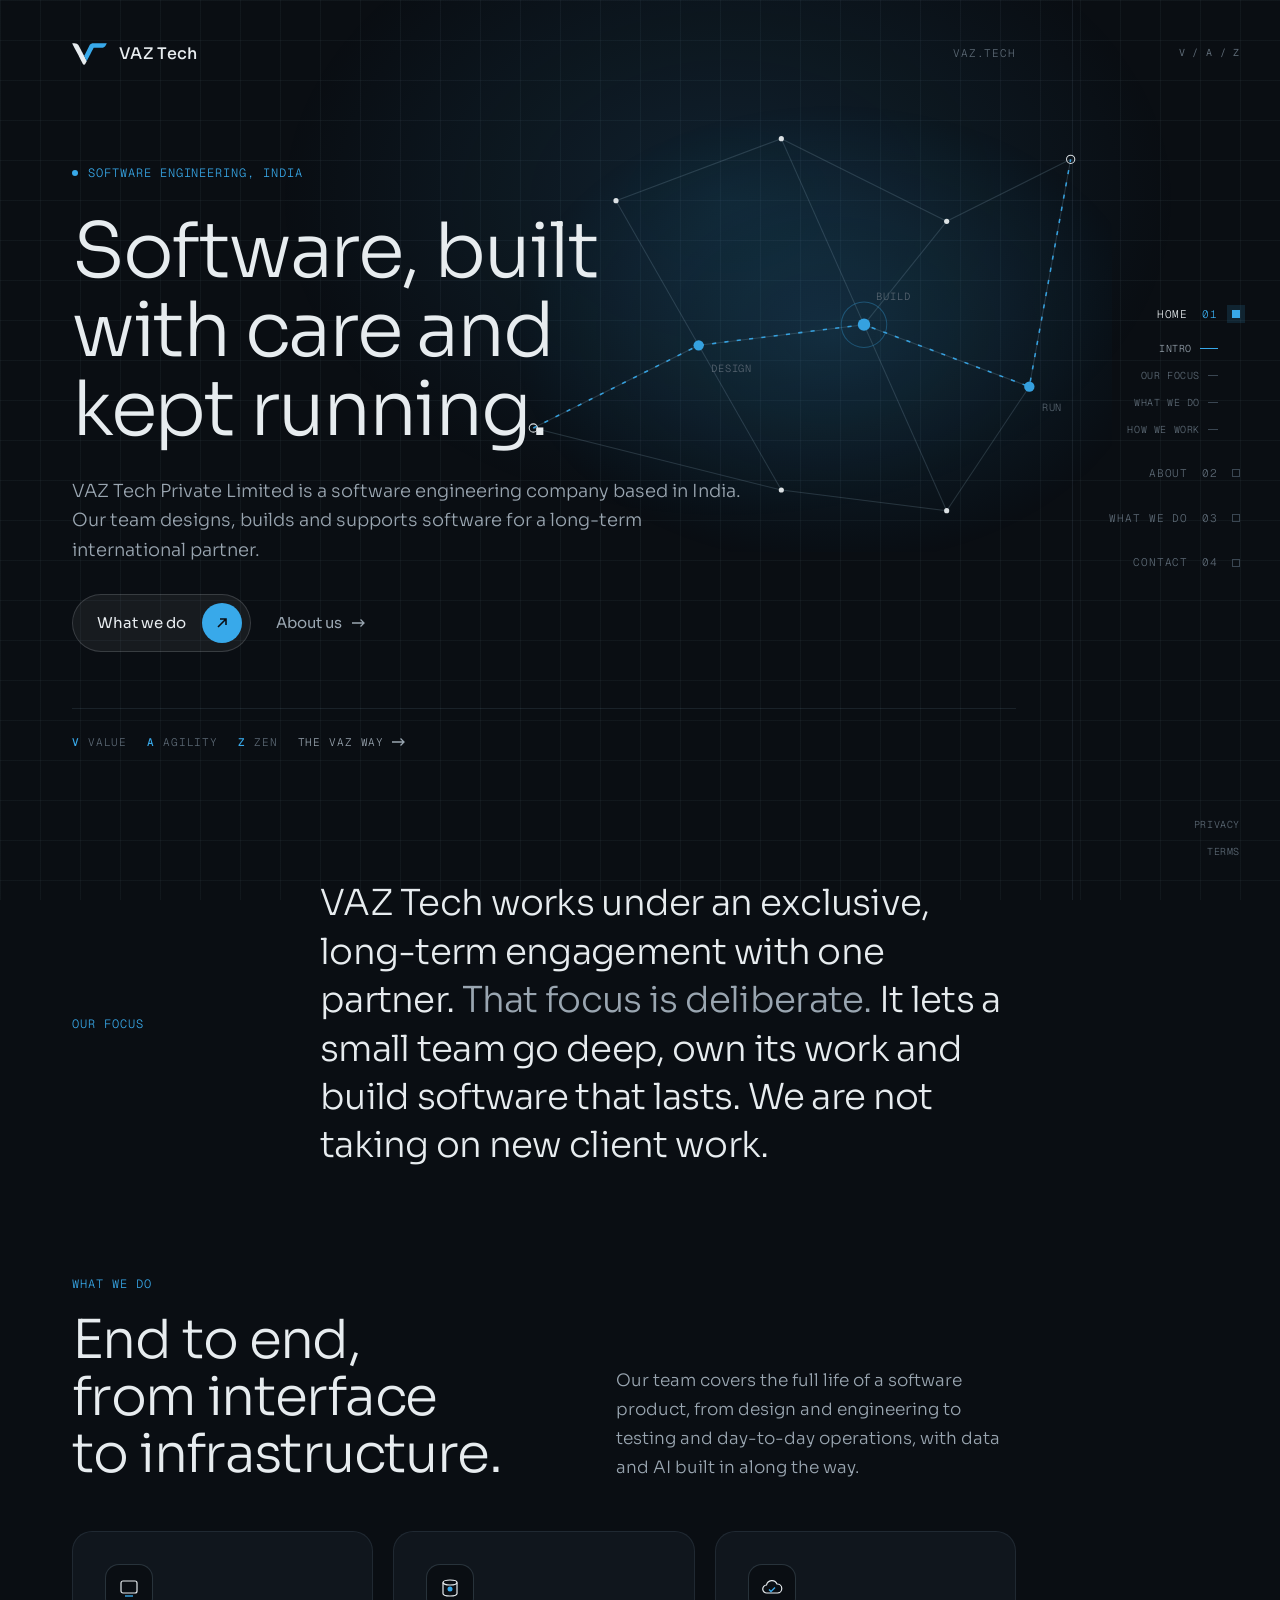
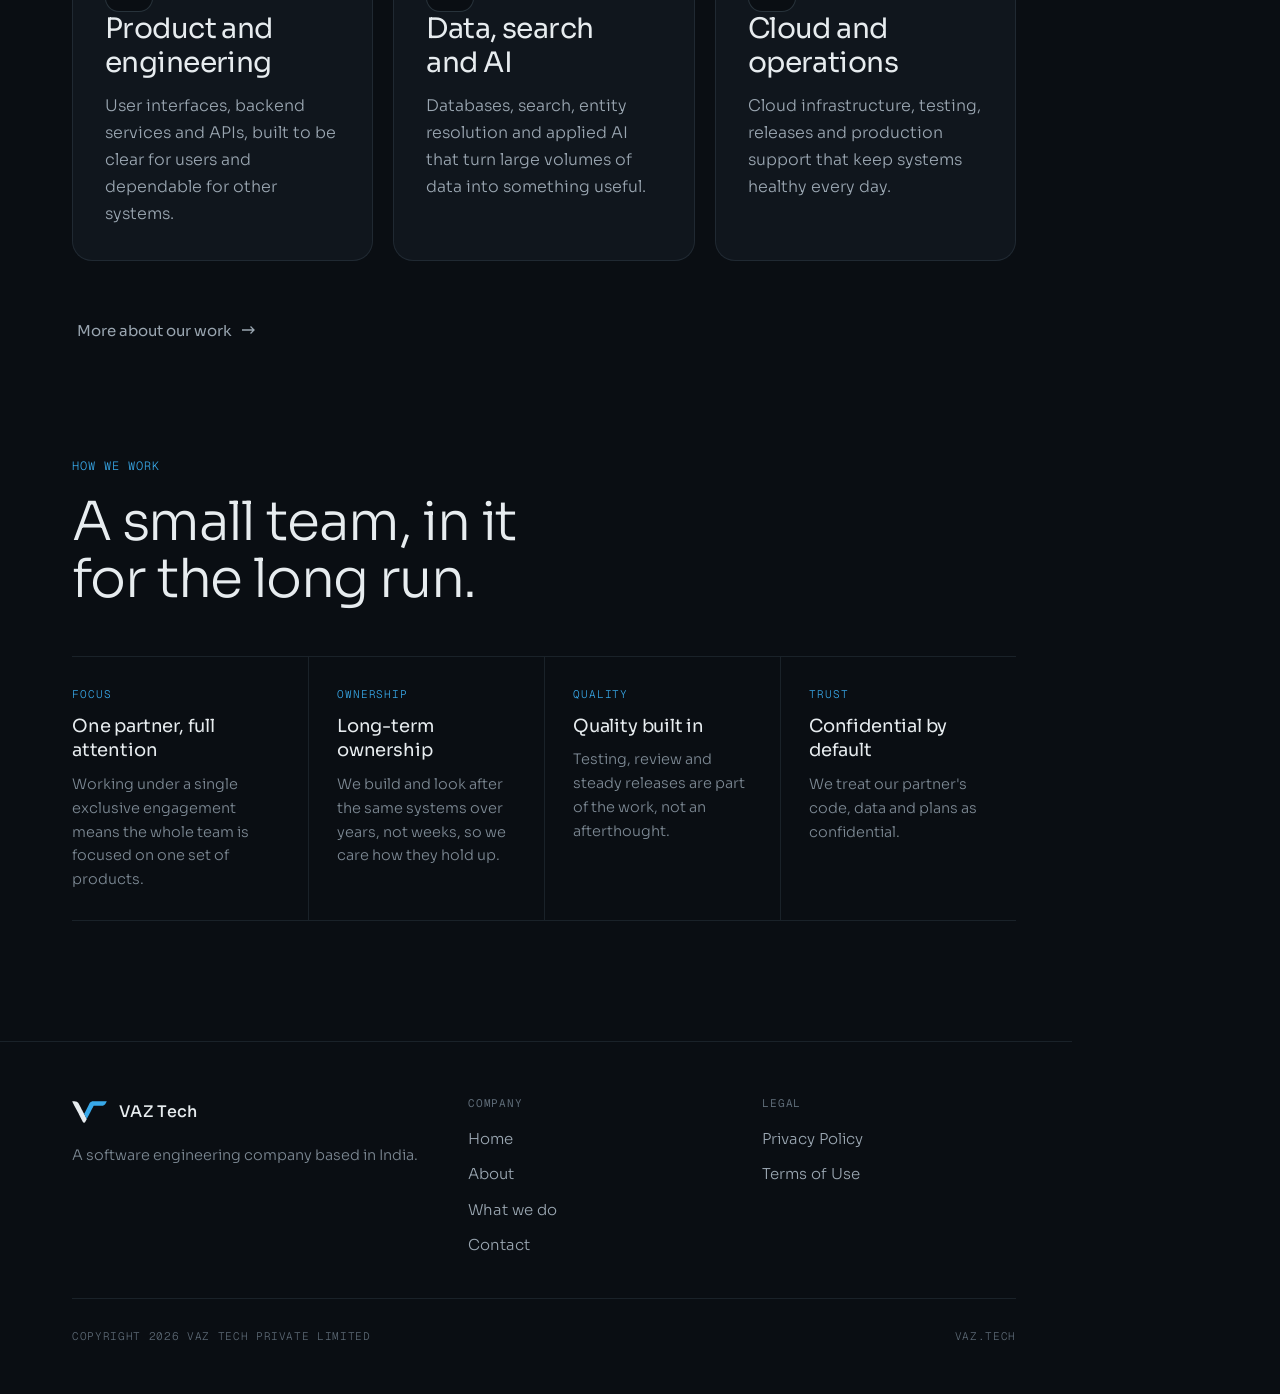
<file: index.html>
<!doctype html>
<html lang="en">
<head>
<meta charset="utf-8">
<meta name="viewport" content="width=device-width,initial-scale=1,viewport-fit=cover">
<title>VAZ Tech</title>
<meta name="description" content="VAZ Tech Private Limited is a software engineering company based in India.">
<link rel="preconnect" href="https://fonts.googleapis.com">
<link rel="preconnect" href="https://fonts.gstatic.com" crossorigin>
<link rel="stylesheet" href="https://fonts.googleapis.com/css2?family=Geist+Mono:wght@400;500&family=Sora:wght@200..600&display=swap">
<link rel="stylesheet" href="styles.css">
</head>
<body>
<svg width="0" height="0" style="position:absolute" aria-hidden="true"><defs>
<symbol id="vaz-logo" viewBox="2 1.5 108.5 69"><path fill="#E7ECEF" fill-rule="evenodd" d="M2.58 2.39L2.36 3.13Q2.21 3.67 2.5 4.14L3.15 5.19Q3.83 6.29 4.4 7.46L6.38 11.53Q7.31 13.44 8.31 15.31L20.72 38.65Q21.72 40.53 22.62 42.45L23.68 44.72Q24.23 45.9 24.91 47L25.55 48.04Q25.85 48.53 26.01 49.08L26.07 49.29Q26.23 49.83 26.53 50.32L27.53 51.97Q27.81 52.44 27.97 52.96L28.03 53.16Q28.19 53.69 28.48 54.15L29.56 55.92Q29.83 56.36 29.97 56.85L30.02 57.04Q30.15 57.53 30.49 57.92L30.62 58.08Q30.96 58.48 31.15 58.96L32.05 61.15Q32.23 61.58 32.55 61.92L32.68 62.04Q33 62.38 33.18 62.8L33.86 64.42Q34.31 65.5 34.96 66.48L35.54 67.35Q35.86 67.82 36.28 68.22L36.44 68.37Q36.86 68.76 37.37 69.04L38.15 69.46Q38.53 69.66 38.96 69.69L39.12 69.71Q39.55 69.74 39.94 69.56L40.84 69.16Q41.54 68.85 42.09 68.33L42.3 68.13Q42.85 67.6 43.2 66.92L47.91 57.75L47.55 57.75L47.14 56.68Q47 56.31 46.74 56.02L46.64 55.91Q46.38 55.62 46.2 55.27L41.39 45.43Q40.94 44.5 40.34 43.65L39.85 42.94Q39.53 42.47 39.4 41.92L39.32 41.62Q39.21 41.16 38.84 40.87L38.7 40.76Q38.34 40.48 38.14 40.05L37.13 37.86Q36.94 37.44 36.62 37.1L36.5 36.97Q36.19 36.62 35.99 36.2L33.09 30.02Q32.87 29.56 32.54 29.18L32.42 29.04Q32.09 28.66 31.87 28.21L28.13 20.42Q27.69 19.5 27.12 18.65L26.82 18.19Q26.34 17.47 26.05 16.66L25.95 16.34Q25.66 15.53 25.18 14.81L24.88 14.35Q24.31 13.5 23.87 12.58L22.72 10.24Q21.87 8.5 20.54 7.1L19.76 6.29Q18.7 5.18 17.4 4.35L16.9 4.04Q15.6 3.21 14.08 2.96L12.71 2.73Q10.62 2.38 8.5 2.38L2.65 2.38Q2.63 2.38 2.61 2.38Z"/><path fill="#38A9EA" fill-rule="evenodd" d="M108.29 2.07Q108.26 2.07 108.24 2.07L68.54 2.13Q66.63 2.13 64.77 2.58L63.72 2.84Q62.21 3.21 60.92 4.08L60.16 4.59Q59.14 5.27 58.32 6.17L58 6.52Q57.18 7.43 56.57 8.49L56.06 9.39Q55.25 10.81 54.51 12.27L41.13 38.81Q40.77 39.52 40.33 40.19L39.85 40.93Q39.73 41.11 39.54 41.18L39.26 41.27L39.42 41.97Q39.53 42.47 39.82 42.9L40.34 43.65Q40.94 44.5 41.34 45.46L42.03 47.09Q42.22 47.53 42.52 47.91L42.63 48.06Q42.94 48.44 43.09 48.9L43.2 49.26Q43.4 49.85 43.73 50.38L44.35 51.37Q45.03 52.47 45.6 53.63L47.6 57.76L47.83 57.67Q47.99 57.61 48.06 57.46L52.87 47.9Q53.09 47.47 53.4 47.1L53.52 46.95Q53.83 46.58 54.02 46.14L55.03 43.75Q55.19 43.38 55.48 43.09L55.59 42.98Q55.87 42.69 56.03 42.31L56.97 39.98Q57.15 39.53 57.48 39.17L57.61 39.04Q57.94 38.69 58.12 38.24L59.1 35.92Q59.25 35.56 59.51 35.27L59.61 35.16Q59.87 34.87 60.05 34.52L64.22 26.13Q65.17 24.23 66.22 22.38L67.58 20Q67.85 19.53 67.99 19.02L68.04 18.83Q68.19 18.31 68.51 17.89L68.88 17.4Q69.27 16.89 69.89 16.76L70.13 16.7Q70.75 16.57 71.39 16.55L73.4 16.49Q75.31 16.44 77.23 16.44L93.68 16.44Q95.5 16.44 97.3 16.22L97.99 16.13Q99.79 15.91 101.36 15.01L102.44 14.39Q103.64 13.7 104.54 12.66L104.88 12.26Q105.79 11.23 106.45 10.02L109.8 3.96Q110.04 3.54 110.07 3.06L110.11 2.39L109.75 2.21Q109.49 2.07 109.2 2.07L108.34 2.07Q108.32 2.07 108.29 2.07Z"/></symbol>
<symbol id="arrow-ne" viewBox="0 0 14 14"><path d="M3 11L11 3M5 3h6v6" stroke="#0A0E13" stroke-width="1.6" fill="none"/></symbol>
</defs></svg>
<div class="ambient" aria-hidden="true"></div>
<div class="shell">
<div class="content">
  <header class="topbar wrap">
    <a class="brand" href="/" aria-label="VAZ Tech home"><svg width="35" height="22" aria-hidden="true"><use href="#vaz-logo"/></svg><span>VAZ Tech</span></a>
    <span class="site">VAZ.TECH</span>
  </header>
  <main id="main">
  <article class="page" data-page="home" data-num="01" data-title="Home">
    <section class="hero wrap" data-sec="Intro" id="home-intro">
      <svg class="hero-art" viewBox="600 70 600 450" fill="none" aria-hidden="true">
        <defs><radialGradient id="cglow" cx=".5" cy=".5" r=".5"><stop offset="0" stop-color="#38A9EA" stop-opacity=".16"/><stop offset="1" stop-color="#38A9EA" stop-opacity="0"/></radialGradient></defs>
        <ellipse cx="930" cy="310" rx="320" ry="230" fill="url(#cglow)"/>
        <g stroke="rgba(148,180,200,0.22)" stroke-width="1">
          <line x1="720" y1="180" x2="880" y2="120"/><line x1="880" y1="120" x2="1040" y2="200"/><line x1="1040" y1="200" x2="1160" y2="140"/>
          <line x1="720" y1="180" x2="800" y2="320"/><line x1="880" y1="120" x2="960" y2="300"/><line x1="1040" y1="200" x2="960" y2="300"/>
          <line x1="800" y1="320" x2="960" y2="300"/><line x1="960" y1="300" x2="1120" y2="360"/><line x1="1160" y1="140" x2="1120" y2="360"/>
          <line x1="800" y1="320" x2="880" y2="460"/><line x1="960" y1="300" x2="1040" y2="480"/><line x1="1120" y1="360" x2="1040" y2="480"/>
          <line x1="880" y1="460" x2="1040" y2="480"/><line x1="640" y1="400" x2="800" y2="320"/><line x1="640" y1="400" x2="880" y2="460"/>
        </g>
        <path class="c-trail" d="M640 400L800 320L960 300L1120 360L1160 140" stroke="#38A9EA" stroke-width="1.5"/>
        <g fill="#E7ECEF"><circle cx="720" cy="180" r="2.5"/><circle cx="880" cy="120" r="2.5"/><circle cx="1040" cy="200" r="2.5"/><circle cx="880" cy="460" r="2.5"/><circle cx="1040" cy="480" r="2.5"/></g>
        <circle class="c-pulse" cx="800" cy="320" r="5" fill="#38A9EA"/>
        <circle class="c-pulse-2" cx="960" cy="300" r="6" fill="#38A9EA"/>
        <circle class="c-pulse-3" cx="1120" cy="360" r="5" fill="#38A9EA"/>
        <circle cx="960" cy="300" r="22" stroke="#38A9EA" stroke-opacity=".35"/>
        <circle cx="640" cy="400" r="4" stroke="#E7ECEF"/><circle cx="1160" cy="140" r="4" stroke="#E7ECEF"/>
        <g font-family="Geist Mono, monospace" font-size="10" letter-spacing=".8" fill="#5E6B77">
          <text x="812" y="346">DESIGN</text><text x="972" y="276">BUILD</text><text x="1132" y="384">RUN</text>
        </g>
      </svg>
      <span class="eyebrow"><span class="dot"></span>Software engineering, India</span>
      <h1>Software, built with care and kept running.</h1>
      <p class="lede">VAZ Tech Private Limited is a software engineering company based in India. Our team designs, builds and supports software for a long-term international partner.</p>
      <div class="actions">
        <a class="btn" href="/work">What we do<span class="knob"><svg width="14" height="14"><use href="#arrow-ne"/></svg></span></a>
        <a class="btn ghost" href="/about">About us <span class="arr"><svg width="14" height="10" viewBox="0 0 14 10" fill="none" aria-hidden="true" style="display:block"><path d="M0 5h12M8.5 1.5L12 5 8.5 8.5" stroke="currentColor" stroke-width="1.3"/></svg></span></a>
      </div>
      <div class="vaz-strip">
        <span><b>V</b> VALUE</span><span><b>A</b> AGILITY</span><span><b>Z</b> ZEN</span>
        <a href="/about#about-vaz"><span style="display:inline-flex;align-items:center;gap:8px">THE VAZ WAY <svg width="14" height="10" viewBox="0 0 14 10" fill="none" aria-hidden="true" style="display:block"><path d="M0 5h12M8.5 1.5L12 5 8.5 8.5" stroke="currentColor" stroke-width="1.3"/></svg></span></a>
      </div>
    </section>

    <section class="statement wrap" data-sec="Our focus" id="home-focus">
      <span class="eyebrow">Our focus</span>
      <p class="big">VAZ Tech works under an exclusive, long-term engagement with one partner. <em>That focus is deliberate.</em> It lets a small team go deep, own its work and build software that lasts. We are not taking on new client work.</p>
    </section>

    <section class="sec wrap" data-sec="What we do" id="home-what">
      <div class="sec-head">
        <div class="t"><span class="eyebrow">What we do</span><h2>End to end, from interface to infrastructure.</h2></div>
        <p>Our team covers the full life of a software product, from design and engineering to testing and day-to-day operations, with data and AI built in along the way.</p>
      </div>
      <div class="trio">
        <div class="panel">
          <div class="glyph"><svg width="22" height="22" viewBox="0 0 22 22" fill="none" aria-hidden="true"><rect x="3" y="4" width="16" height="12" rx="2" stroke="#E7ECEF" stroke-width="1.2"/><path d="M7 19h8" stroke="#38A9EA" stroke-width="1.4"/></svg></div>
          <div class="copy"><h3>Product and engineering</h3><p>User interfaces, backend services and APIs, built to be clear for users and dependable for other systems.</p></div>
        </div>
        <div class="panel">
          <div class="glyph"><svg width="22" height="22" viewBox="0 0 22 22" fill="none" aria-hidden="true"><ellipse cx="11" cy="5.5" rx="7" ry="2.5" stroke="#E7ECEF" stroke-width="1.2"/><path d="M4 5.5v11c0 1.4 3.1 2.5 7 2.5s7-1.1 7-2.5v-11" stroke="#E7ECEF" stroke-width="1.2"/><circle class="c-pulse" cx="11" cy="12" r="2.5" fill="#38A9EA"/></svg></div>
          <div class="copy"><h3>Data, search and AI</h3><p>Databases, search, entity resolution and applied AI that turn large volumes of data into something useful.</p></div>
        </div>
        <div class="panel">
          <div class="glyph"><svg width="22" height="22" viewBox="0 0 22 22" fill="none" aria-hidden="true"><path d="M6 16a4 4 0 01-.5-8A5.5 5.5 0 0116 7a4.5 4.5 0 01.5 9z" stroke="#E7ECEF" stroke-width="1.2"/><path d="M8 12.5l2 2 4-4" stroke="#38A9EA" stroke-width="1.4"/></svg></div>
          <div class="copy"><h3>Cloud and operations</h3><p>Cloud infrastructure, testing, releases and production support that keep systems healthy every day.</p></div>
        </div>
      </div>
      <div><a class="btn ghost" href="/work">More about our work <span class="arr"><svg width="14" height="10" viewBox="0 0 14 10" fill="none" aria-hidden="true" style="display:block"><path d="M0 5h12M8.5 1.5L12 5 8.5 8.5" stroke="currentColor" stroke-width="1.3"/></svg></span></a></div>
    </section>

    <section class="sec wrap" data-sec="How we work" id="home-how">
      <div class="sec-head">
        <div class="t"><span class="eyebrow">How we work</span><h2>A small team, in it for the long run.</h2></div>
      </div>
      <div class="ruled">
        <div><span class="k">Focus</span><span class="h">One partner, full attention</span><p>Working under a single exclusive engagement means the whole team is focused on one set of products.</p></div>
        <div><span class="k">Ownership</span><span class="h">Long-term ownership</span><p>We build and look after the same systems over years, not weeks, so we care how they hold up.</p></div>
        <div><span class="k">Quality</span><span class="h">Quality built in</span><p>Testing, review and steady releases are part of the work, not an afterthought.</p></div>
        <div><span class="k">Trust</span><span class="h">Confidential by default</span><p>We treat our partner's code, data and plans as confidential.</p></div>
      </div>
    </section>
  </article>
  </main>
  <footer class="foot wrap">
    <div class="about">
      <a class="brand" href="/" aria-label="VAZ Tech home"><svg width="35" height="22" aria-hidden="true"><use href="#vaz-logo"/></svg><span>VAZ Tech</span></a>
      <p>A software engineering company based in India.</p>
    </div>
    <div><h4>Company</h4><ul><li><a href="/">Home</a></li><li><a href="/about">About</a></li><li><a href="/work">What we do</a></li><li><a href="/contact">Contact</a></li></ul></div>
    <div><h4>Legal</h4><ul><li><a href="/privacy">Privacy Policy</a></li><li><a href="/terms">Terms of Use</a></li></ul></div>
    <div class="base"><span>COPYRIGHT <span id="yr">2026</span> VAZ TECH PRIVATE LIMITED</span><span>VAZ.TECH</span></div>
  </footer>
</div>
<aside class="rail" aria-label="Site navigation">
  <span class="mono" style="font-size:10px;color:var(--faint)">V / A / Z</span>
  <nav id="rail-nav"></nav>
  <div class="rail-foot"><a href="/privacy">Privacy</a><a href="/terms">Terms</a></div>
</aside>
</div>
<div class="dock" id="dock">
  <div class="where"><span class="lbl" id="dock-lbl"></span><span class="bar"><i id="dock-bar"></i></span></div>
  <button type="button" id="dock-btn" aria-haspopup="dialog" aria-controls="sheet">MENU</button>
</div>
<div class="sheet" id="sheet" role="dialog" aria-modal="true" aria-label="Site menu">
  <div class="inner">
    <div class="head"><span>VAZ TECH MENU</span><button type="button" id="sheet-close">CLOSE</button></div>
    <div id="sheet-nav"></div>
    <div class="small"><a href="/privacy">Privacy Policy</a><a href="/terms">Terms of Use</a></div>
  </div>
</div>
<script src="site.js"></script>
</body>
</html>
</file>
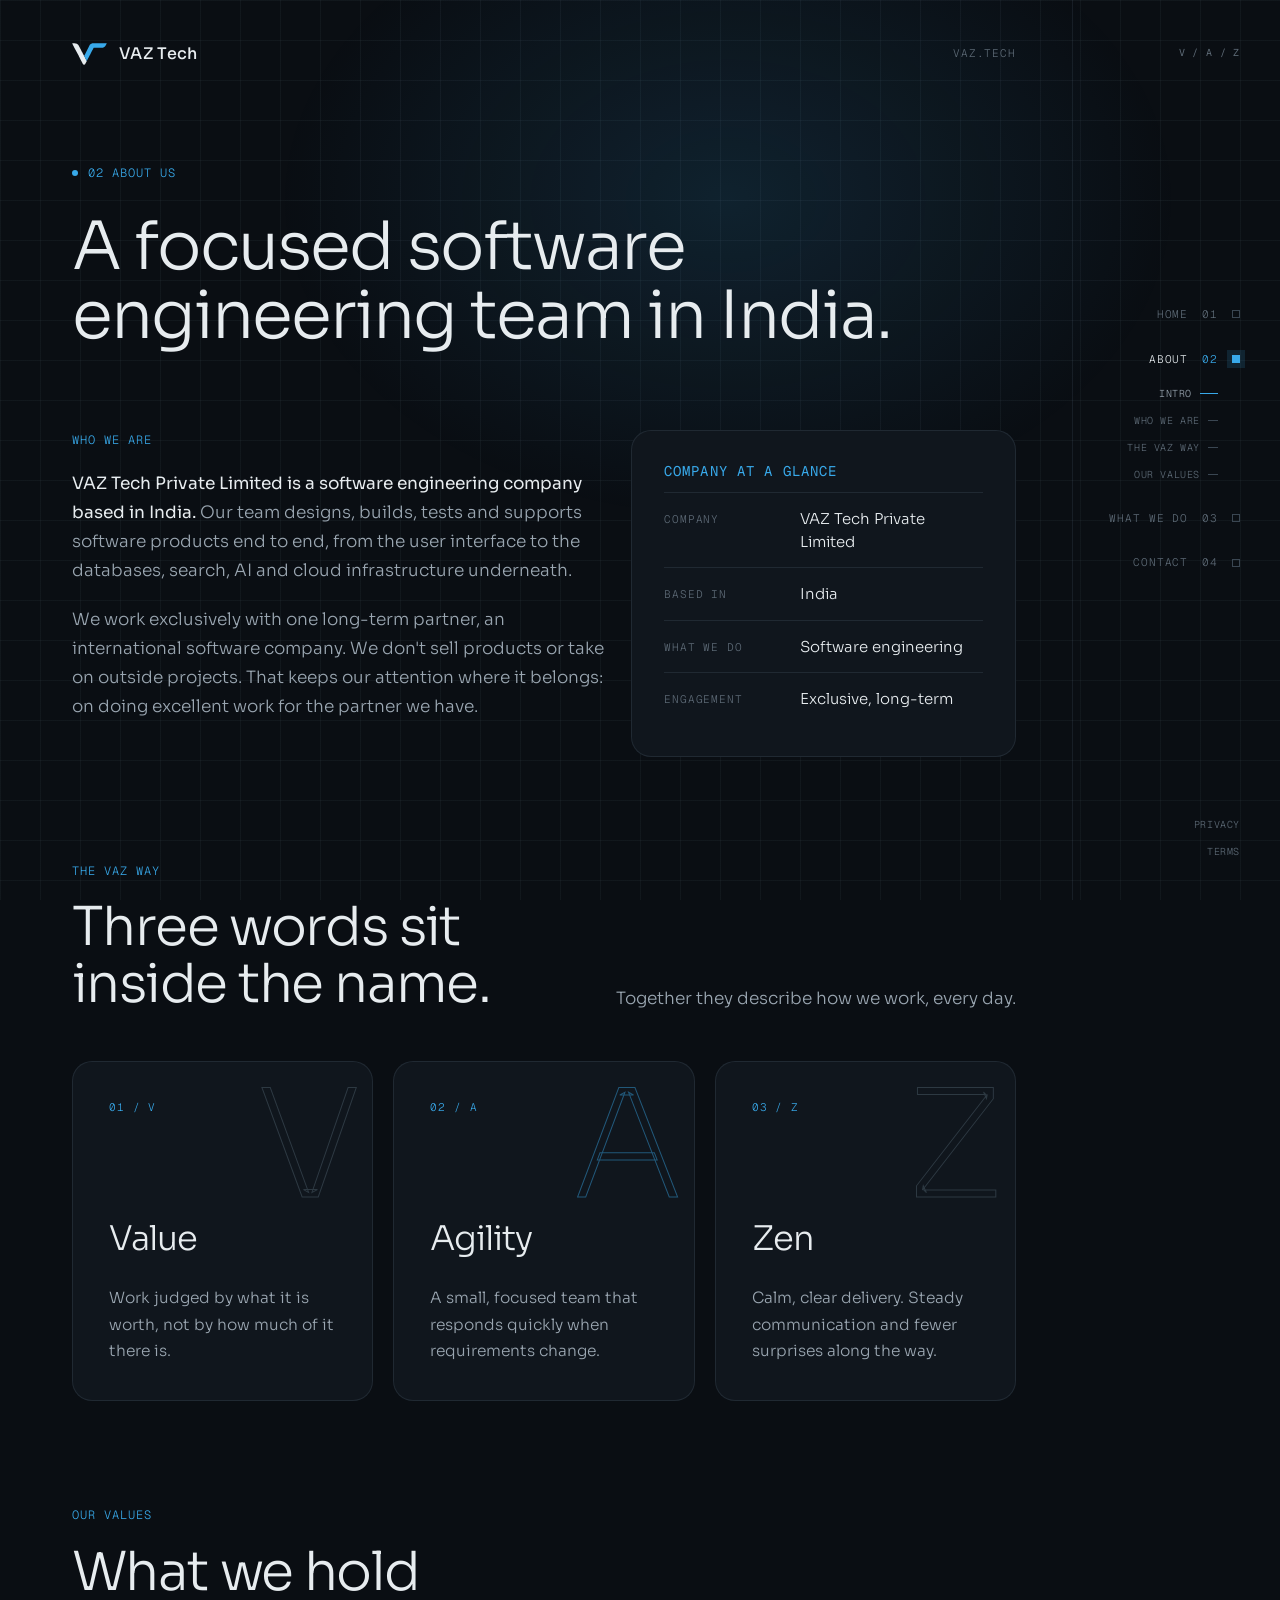
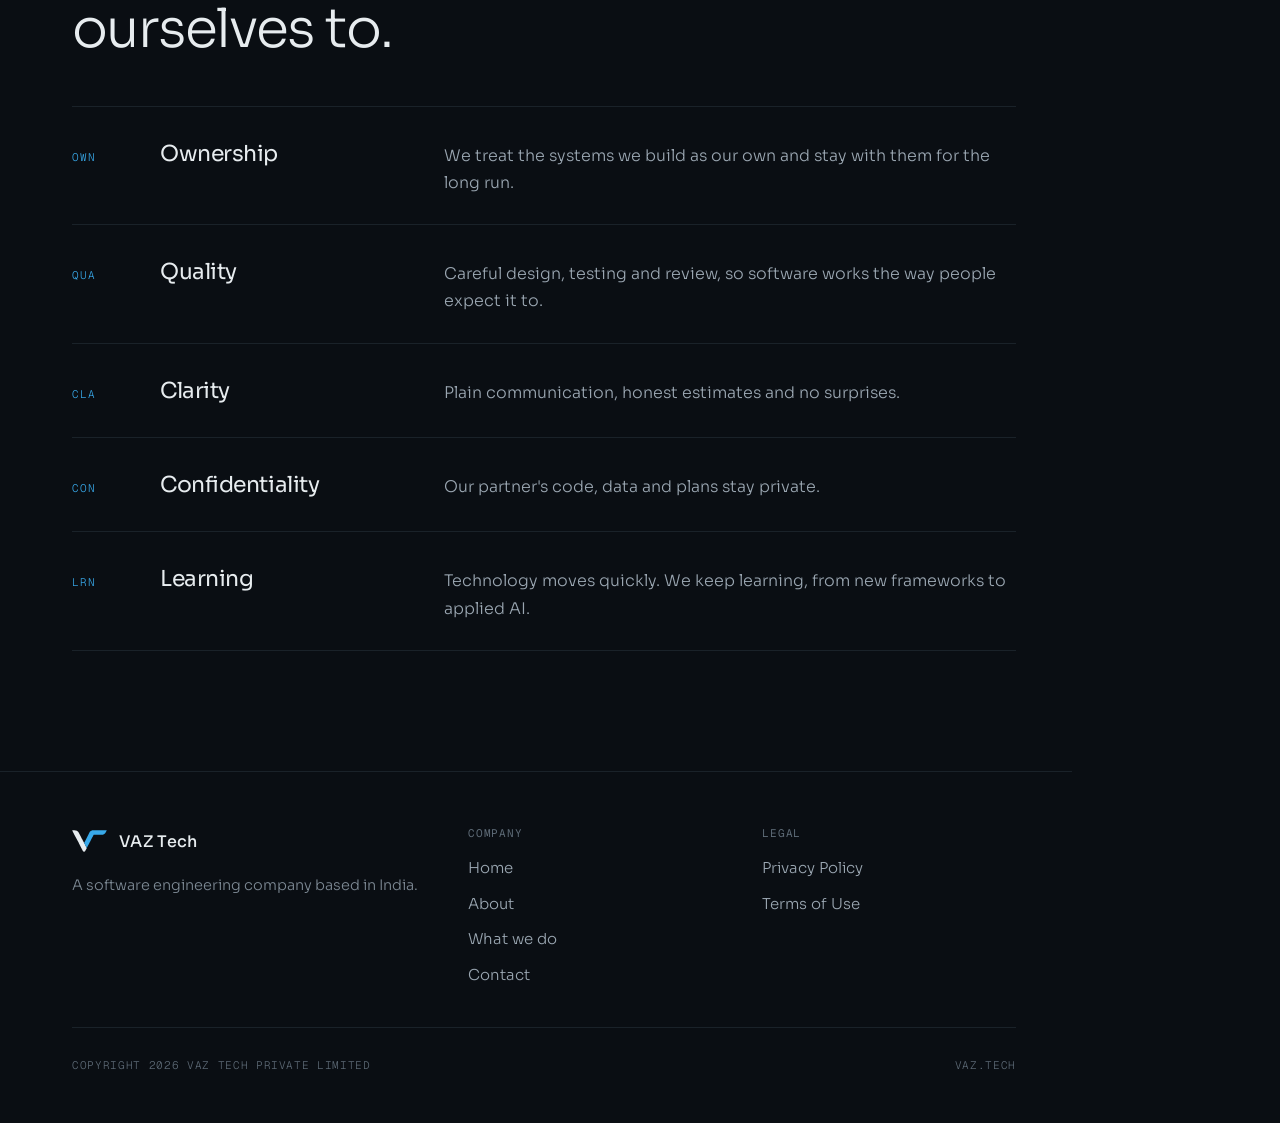
<file: about.html>
<!doctype html>
<html lang="en">
<head>
<meta charset="utf-8">
<meta name="viewport" content="width=device-width,initial-scale=1,viewport-fit=cover">
<title>About | VAZ Tech</title>
<meta name="description" content="About VAZ Tech Private Limited, a software engineering company based in India.">
<link rel="preconnect" href="https://fonts.googleapis.com">
<link rel="preconnect" href="https://fonts.gstatic.com" crossorigin>
<link rel="stylesheet" href="https://fonts.googleapis.com/css2?family=Geist+Mono:wght@400;500&family=Sora:wght@200..600&display=swap">
<link rel="stylesheet" href="styles.css">
</head>
<body>
<svg width="0" height="0" style="position:absolute" aria-hidden="true"><defs>
<symbol id="vaz-logo" viewBox="2 1.5 108.5 69"><path fill="#E7ECEF" fill-rule="evenodd" d="M2.58 2.39L2.36 3.13Q2.21 3.67 2.5 4.14L3.15 5.19Q3.83 6.29 4.4 7.46L6.38 11.53Q7.31 13.44 8.31 15.31L20.72 38.65Q21.72 40.53 22.62 42.45L23.68 44.72Q24.23 45.9 24.91 47L25.55 48.04Q25.85 48.53 26.01 49.08L26.07 49.29Q26.23 49.83 26.53 50.32L27.53 51.97Q27.81 52.44 27.97 52.96L28.03 53.16Q28.19 53.69 28.48 54.15L29.56 55.92Q29.83 56.36 29.97 56.85L30.02 57.04Q30.15 57.53 30.49 57.92L30.62 58.08Q30.96 58.48 31.15 58.96L32.05 61.15Q32.23 61.58 32.55 61.92L32.68 62.04Q33 62.38 33.18 62.8L33.86 64.42Q34.31 65.5 34.96 66.48L35.54 67.35Q35.86 67.82 36.28 68.22L36.44 68.37Q36.86 68.76 37.37 69.04L38.15 69.46Q38.53 69.66 38.96 69.69L39.12 69.71Q39.55 69.74 39.94 69.56L40.84 69.16Q41.54 68.85 42.09 68.33L42.3 68.13Q42.85 67.6 43.2 66.92L47.91 57.75L47.55 57.75L47.14 56.68Q47 56.31 46.74 56.02L46.64 55.91Q46.38 55.62 46.2 55.27L41.39 45.43Q40.94 44.5 40.34 43.65L39.85 42.94Q39.53 42.47 39.4 41.92L39.32 41.62Q39.21 41.16 38.84 40.87L38.7 40.76Q38.34 40.48 38.14 40.05L37.13 37.86Q36.94 37.44 36.62 37.1L36.5 36.97Q36.19 36.62 35.99 36.2L33.09 30.02Q32.87 29.56 32.54 29.18L32.42 29.04Q32.09 28.66 31.87 28.21L28.13 20.42Q27.69 19.5 27.12 18.65L26.82 18.19Q26.34 17.47 26.05 16.66L25.95 16.34Q25.66 15.53 25.18 14.81L24.88 14.35Q24.31 13.5 23.87 12.58L22.72 10.24Q21.87 8.5 20.54 7.1L19.76 6.29Q18.7 5.18 17.4 4.35L16.9 4.04Q15.6 3.21 14.08 2.96L12.71 2.73Q10.62 2.38 8.5 2.38L2.65 2.38Q2.63 2.38 2.61 2.38Z"/><path fill="#38A9EA" fill-rule="evenodd" d="M108.29 2.07Q108.26 2.07 108.24 2.07L68.54 2.13Q66.63 2.13 64.77 2.58L63.72 2.84Q62.21 3.21 60.92 4.08L60.16 4.59Q59.14 5.27 58.32 6.17L58 6.52Q57.18 7.43 56.57 8.49L56.06 9.39Q55.25 10.81 54.51 12.27L41.13 38.81Q40.77 39.52 40.33 40.19L39.85 40.93Q39.73 41.11 39.54 41.18L39.26 41.27L39.42 41.97Q39.53 42.47 39.82 42.9L40.34 43.65Q40.94 44.5 41.34 45.46L42.03 47.09Q42.22 47.53 42.52 47.91L42.63 48.06Q42.94 48.44 43.09 48.9L43.2 49.26Q43.4 49.85 43.73 50.38L44.35 51.37Q45.03 52.47 45.6 53.63L47.6 57.76L47.83 57.67Q47.99 57.61 48.06 57.46L52.87 47.9Q53.09 47.47 53.4 47.1L53.52 46.95Q53.83 46.58 54.02 46.14L55.03 43.75Q55.19 43.38 55.48 43.09L55.59 42.98Q55.87 42.69 56.03 42.31L56.97 39.98Q57.15 39.53 57.48 39.17L57.61 39.04Q57.94 38.69 58.12 38.24L59.1 35.92Q59.25 35.56 59.51 35.27L59.61 35.16Q59.87 34.87 60.05 34.52L64.22 26.13Q65.17 24.23 66.22 22.38L67.58 20Q67.85 19.53 67.99 19.02L68.04 18.83Q68.19 18.31 68.51 17.89L68.88 17.4Q69.27 16.89 69.89 16.76L70.13 16.7Q70.75 16.57 71.39 16.55L73.4 16.49Q75.31 16.44 77.23 16.44L93.68 16.44Q95.5 16.44 97.3 16.22L97.99 16.13Q99.79 15.91 101.36 15.01L102.44 14.39Q103.64 13.7 104.54 12.66L104.88 12.26Q105.79 11.23 106.45 10.02L109.8 3.96Q110.04 3.54 110.07 3.06L110.11 2.39L109.75 2.21Q109.49 2.07 109.2 2.07L108.34 2.07Q108.32 2.07 108.29 2.07Z"/></symbol>
<symbol id="arrow-ne" viewBox="0 0 14 14"><path d="M3 11L11 3M5 3h6v6" stroke="#0A0E13" stroke-width="1.6" fill="none"/></symbol>
</defs></svg>
<div class="ambient" aria-hidden="true"></div>
<div class="shell">
<div class="content">
  <header class="topbar wrap">
    <a class="brand" href="/" aria-label="VAZ Tech home"><svg width="35" height="22" aria-hidden="true"><use href="#vaz-logo"/></svg><span>VAZ Tech</span></a>
    <span class="site">VAZ.TECH</span>
  </header>
  <main id="main">
  <article class="page" data-page="about" data-num="02" data-title="About">
    <section class="hero inner wrap" data-sec="Intro" id="about-intro">
      <span class="eyebrow"><span class="dot"></span>02 About us</span>
      <h1>A focused software engineering team in India.</h1>
    </section>

    <section class="sec wrap" data-sec="Who we are" id="about-who" style="padding-top:56px">
      <div class="split">
        <div class="prose">
          <span class="eyebrow">Who we are</span>
          <p><strong>VAZ Tech Private Limited is a software engineering company based in India.</strong> Our team designs, builds, tests and supports software products end to end, from the user interface to the databases, search, AI and cloud infrastructure underneath.</p>
          <p>We work exclusively with one long-term partner, an international software company. We don't sell products or take on outside projects. That keeps our attention where it belongs: on doing excellent work for the partner we have.</p>
        </div>
        <aside class="panel glance" aria-label="Company at a glance">
          <h3>Company at a glance</h3>
          <dl>
            <div><dt>Company</dt><dd>VAZ Tech Private Limited</dd></div>
            <div><dt>Based in</dt><dd>India</dd></div>
            <div><dt>What we do</dt><dd>Software engineering</dd></div>
            <div><dt>Engagement</dt><dd>Exclusive, long-term</dd></div>
          </dl>
        </aside>
      </div>
    </section>

    <section class="sec wrap" data-sec="The VAZ way" id="about-vaz">
      <div class="sec-head">
        <div class="t"><span class="eyebrow">The VAZ way</span><h2>Three words sit inside the name.</h2></div>
        <p>Together they describe how we work, every day.</p>
      </div>
      <div class="vaz">
        <div class="panel"><span class="letter" aria-hidden="true">V</span><span class="tag">01 / V</span><span class="word">Value</span><p>Work judged by what it is worth, not by how much of it there is.</p></div>
        <div class="panel"><span class="letter" aria-hidden="true">A</span><span class="tag">02 / A</span><span class="word">Agility</span><p>A small, focused team that responds quickly when requirements change.</p></div>
        <div class="panel"><span class="letter" aria-hidden="true">Z</span><span class="tag">03 / Z</span><span class="word">Zen</span><p>Calm, clear delivery. Steady communication and fewer surprises along the way.</p></div>
      </div>
    </section>

    <section class="sec wrap" data-sec="Our values" id="about-values">
      <div class="sec-head">
        <div class="t"><span class="eyebrow">Our values</span><h2>What we hold ourselves to.</h2></div>
      </div>
      <div class="rows">
        <div><span class="k">OWN</span><span class="h">Ownership</span><p>We treat the systems we build as our own and stay with them for the long run.</p></div>
        <div><span class="k">QUA</span><span class="h">Quality</span><p>Careful design, testing and review, so software works the way people expect it to.</p></div>
        <div><span class="k">CLA</span><span class="h">Clarity</span><p>Plain communication, honest estimates and no surprises.</p></div>
        <div><span class="k">CON</span><span class="h">Confidentiality</span><p>Our partner's code, data and plans stay private.</p></div>
        <div><span class="k">LRN</span><span class="h">Learning</span><p>Technology moves quickly. We keep learning, from new frameworks to applied AI.</p></div>
      </div>
    </section>
  </article>
  </main>
  <footer class="foot wrap">
    <div class="about">
      <a class="brand" href="/" aria-label="VAZ Tech home"><svg width="35" height="22" aria-hidden="true"><use href="#vaz-logo"/></svg><span>VAZ Tech</span></a>
      <p>A software engineering company based in India.</p>
    </div>
    <div><h4>Company</h4><ul><li><a href="/">Home</a></li><li><a href="/about">About</a></li><li><a href="/work">What we do</a></li><li><a href="/contact">Contact</a></li></ul></div>
    <div><h4>Legal</h4><ul><li><a href="/privacy">Privacy Policy</a></li><li><a href="/terms">Terms of Use</a></li></ul></div>
    <div class="base"><span>COPYRIGHT <span id="yr">2026</span> VAZ TECH PRIVATE LIMITED</span><span>VAZ.TECH</span></div>
  </footer>
</div>
<aside class="rail" aria-label="Site navigation">
  <span class="mono" style="font-size:10px;color:var(--faint)">V / A / Z</span>
  <nav id="rail-nav"></nav>
  <div class="rail-foot"><a href="/privacy">Privacy</a><a href="/terms">Terms</a></div>
</aside>
</div>
<div class="dock" id="dock">
  <div class="where"><span class="lbl" id="dock-lbl"></span><span class="bar"><i id="dock-bar"></i></span></div>
  <button type="button" id="dock-btn" aria-haspopup="dialog" aria-controls="sheet">MENU</button>
</div>
<div class="sheet" id="sheet" role="dialog" aria-modal="true" aria-label="Site menu">
  <div class="inner">
    <div class="head"><span>VAZ TECH MENU</span><button type="button" id="sheet-close">CLOSE</button></div>
    <div id="sheet-nav"></div>
    <div class="small"><a href="/privacy">Privacy Policy</a><a href="/terms">Terms of Use</a></div>
  </div>
</div>
<script src="site.js"></script>
</body>
</html>
</file>
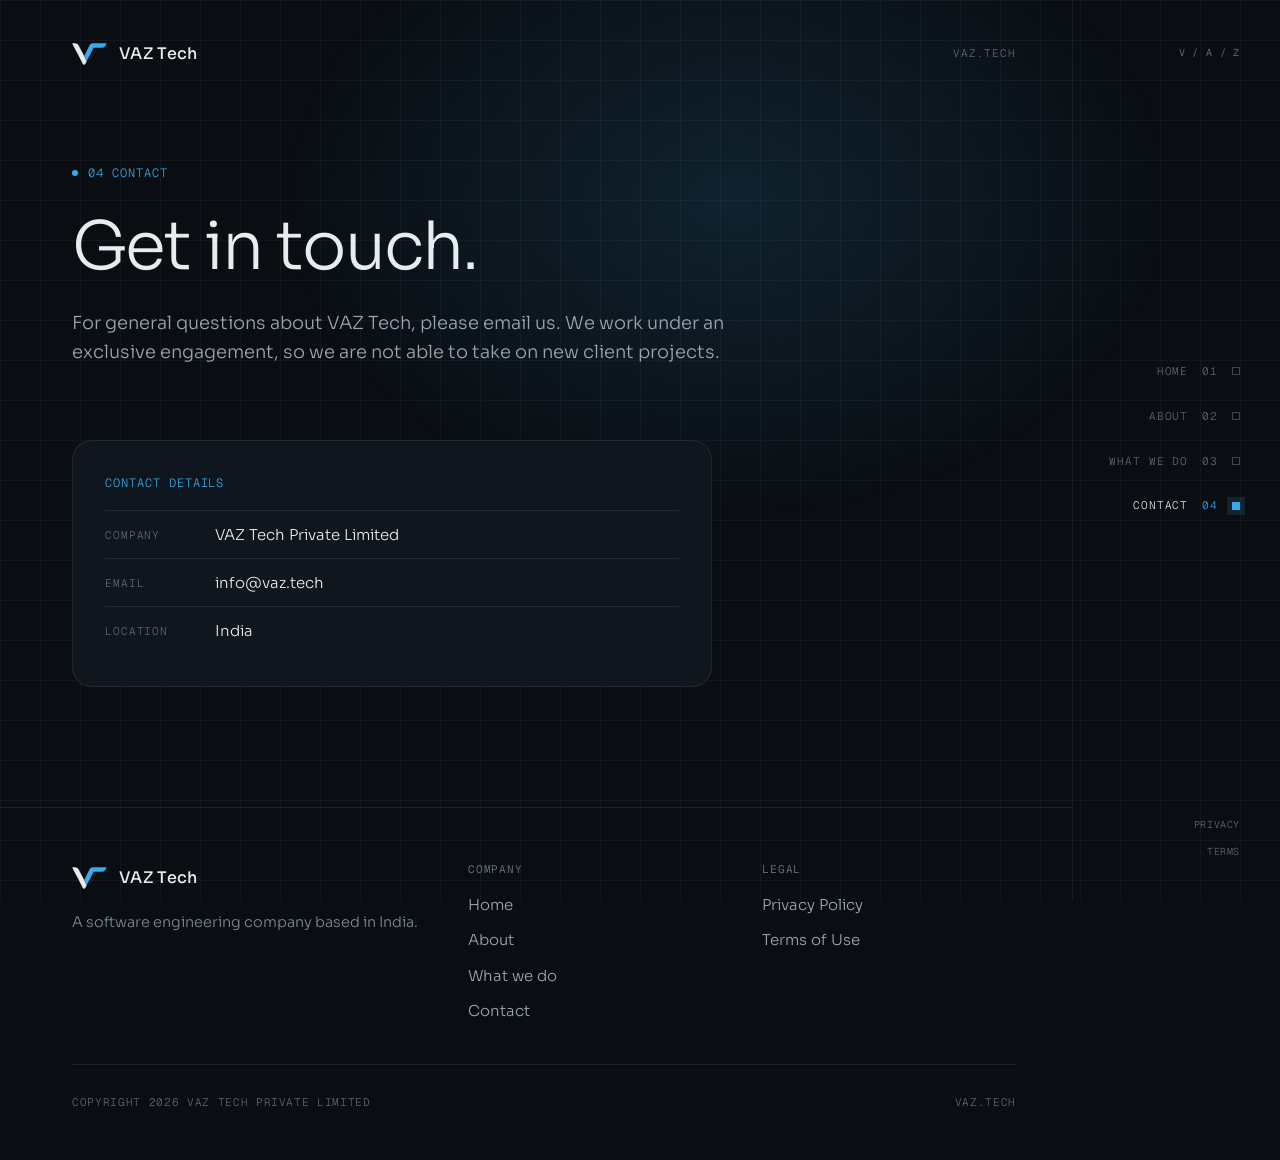
<file: contact.html>
<!doctype html>
<html lang="en">
<head>
<meta charset="utf-8">
<meta name="viewport" content="width=device-width,initial-scale=1,viewport-fit=cover">
<title>Contact | VAZ Tech</title>
<meta name="description" content="Contact VAZ Tech Private Limited.">
<link rel="preconnect" href="https://fonts.googleapis.com">
<link rel="preconnect" href="https://fonts.gstatic.com" crossorigin>
<link rel="stylesheet" href="https://fonts.googleapis.com/css2?family=Geist+Mono:wght@400;500&family=Sora:wght@200..600&display=swap">
<link rel="stylesheet" href="styles.css">
</head>
<body>
<svg width="0" height="0" style="position:absolute" aria-hidden="true"><defs>
<symbol id="vaz-logo" viewBox="2 1.5 108.5 69"><path fill="#E7ECEF" fill-rule="evenodd" d="M2.58 2.39L2.36 3.13Q2.21 3.67 2.5 4.14L3.15 5.19Q3.83 6.29 4.4 7.46L6.38 11.53Q7.31 13.44 8.31 15.31L20.72 38.65Q21.72 40.53 22.62 42.45L23.68 44.72Q24.23 45.9 24.91 47L25.55 48.04Q25.85 48.53 26.01 49.08L26.07 49.29Q26.23 49.83 26.53 50.32L27.53 51.97Q27.81 52.44 27.97 52.96L28.03 53.16Q28.19 53.69 28.48 54.15L29.56 55.92Q29.83 56.36 29.97 56.85L30.02 57.04Q30.15 57.53 30.49 57.92L30.62 58.08Q30.96 58.48 31.15 58.96L32.05 61.15Q32.23 61.58 32.55 61.92L32.68 62.04Q33 62.38 33.18 62.8L33.86 64.42Q34.31 65.5 34.96 66.48L35.54 67.35Q35.86 67.82 36.28 68.22L36.44 68.37Q36.86 68.76 37.37 69.04L38.15 69.46Q38.53 69.66 38.96 69.69L39.12 69.71Q39.55 69.74 39.94 69.56L40.84 69.16Q41.54 68.85 42.09 68.33L42.3 68.13Q42.85 67.6 43.2 66.92L47.91 57.75L47.55 57.75L47.14 56.68Q47 56.31 46.74 56.02L46.64 55.91Q46.38 55.62 46.2 55.27L41.39 45.43Q40.94 44.5 40.34 43.65L39.85 42.94Q39.53 42.47 39.4 41.92L39.32 41.62Q39.21 41.16 38.84 40.87L38.7 40.76Q38.34 40.48 38.14 40.05L37.13 37.86Q36.94 37.44 36.62 37.1L36.5 36.97Q36.19 36.62 35.99 36.2L33.09 30.02Q32.87 29.56 32.54 29.18L32.42 29.04Q32.09 28.66 31.87 28.21L28.13 20.42Q27.69 19.5 27.12 18.65L26.82 18.19Q26.34 17.47 26.05 16.66L25.95 16.34Q25.66 15.53 25.18 14.81L24.88 14.35Q24.31 13.5 23.87 12.58L22.72 10.24Q21.87 8.5 20.54 7.1L19.76 6.29Q18.7 5.18 17.4 4.35L16.9 4.04Q15.6 3.21 14.08 2.96L12.71 2.73Q10.62 2.38 8.5 2.38L2.65 2.38Q2.63 2.38 2.61 2.38Z"/><path fill="#38A9EA" fill-rule="evenodd" d="M108.29 2.07Q108.26 2.07 108.24 2.07L68.54 2.13Q66.63 2.13 64.77 2.58L63.72 2.84Q62.21 3.21 60.92 4.08L60.16 4.59Q59.14 5.27 58.32 6.17L58 6.52Q57.18 7.43 56.57 8.49L56.06 9.39Q55.25 10.81 54.51 12.27L41.13 38.81Q40.77 39.52 40.33 40.19L39.85 40.93Q39.73 41.11 39.54 41.18L39.26 41.27L39.42 41.97Q39.53 42.47 39.82 42.9L40.34 43.65Q40.94 44.5 41.34 45.46L42.03 47.09Q42.22 47.53 42.52 47.91L42.63 48.06Q42.94 48.44 43.09 48.9L43.2 49.26Q43.4 49.85 43.73 50.38L44.35 51.37Q45.03 52.47 45.6 53.63L47.6 57.76L47.83 57.67Q47.99 57.61 48.06 57.46L52.87 47.9Q53.09 47.47 53.4 47.1L53.52 46.95Q53.83 46.58 54.02 46.14L55.03 43.75Q55.19 43.38 55.48 43.09L55.59 42.98Q55.87 42.69 56.03 42.31L56.97 39.98Q57.15 39.53 57.48 39.17L57.61 39.04Q57.94 38.69 58.12 38.24L59.1 35.92Q59.25 35.56 59.51 35.27L59.61 35.16Q59.87 34.87 60.05 34.52L64.22 26.13Q65.17 24.23 66.22 22.38L67.58 20Q67.85 19.53 67.99 19.02L68.04 18.83Q68.19 18.31 68.51 17.89L68.88 17.4Q69.27 16.89 69.89 16.76L70.13 16.7Q70.75 16.57 71.39 16.55L73.4 16.49Q75.31 16.44 77.23 16.44L93.68 16.44Q95.5 16.44 97.3 16.22L97.99 16.13Q99.79 15.91 101.36 15.01L102.44 14.39Q103.64 13.7 104.54 12.66L104.88 12.26Q105.79 11.23 106.45 10.02L109.8 3.96Q110.04 3.54 110.07 3.06L110.11 2.39L109.75 2.21Q109.49 2.07 109.2 2.07L108.34 2.07Q108.32 2.07 108.29 2.07Z"/></symbol>
<symbol id="arrow-ne" viewBox="0 0 14 14"><path d="M3 11L11 3M5 3h6v6" stroke="#0A0E13" stroke-width="1.6" fill="none"/></symbol>
</defs></svg>
<div class="ambient" aria-hidden="true"></div>
<div class="shell">
<div class="content">
  <header class="topbar wrap">
    <a class="brand" href="/" aria-label="VAZ Tech home"><svg width="35" height="22" aria-hidden="true"><use href="#vaz-logo"/></svg><span>VAZ Tech</span></a>
    <span class="site">VAZ.TECH</span>
  </header>
  <main id="main">
  <article class="page" data-page="contact" data-num="04" data-title="Contact">
    <section class="hero inner wrap" data-sec="Intro" id="contact-intro">
      <span class="eyebrow"><span class="dot"></span>04 Contact</span>
      <h1>Get in touch.</h1>
      <p class="lede">For general questions about VAZ Tech, please email us. We work under an exclusive engagement, so we are not able to take on new client projects.</p>
    </section>
    <section class="sec wrap" data-sec="Details" id="contact-details" style="padding-top:48px">
      <div class="side" style="max-width:640px">
        <div class="panel">
          <span class="eyebrow">Contact details</span>
          <dl>
            <div><dt>Company</dt><dd>VAZ Tech Private Limited</dd></div>
            <div><dt>Email</dt><dd><a href="mailto:info@vaz.tech">info@vaz.tech</a></dd></div>
            <div><dt>Location</dt><dd>India</dd></div>
          </dl>
        </div>
      </div>
    </section>
  </article>
  </main>
  <footer class="foot wrap">
    <div class="about">
      <a class="brand" href="/" aria-label="VAZ Tech home"><svg width="35" height="22" aria-hidden="true"><use href="#vaz-logo"/></svg><span>VAZ Tech</span></a>
      <p>A software engineering company based in India.</p>
    </div>
    <div><h4>Company</h4><ul><li><a href="/">Home</a></li><li><a href="/about">About</a></li><li><a href="/work">What we do</a></li><li><a href="/contact">Contact</a></li></ul></div>
    <div><h4>Legal</h4><ul><li><a href="/privacy">Privacy Policy</a></li><li><a href="/terms">Terms of Use</a></li></ul></div>
    <div class="base"><span>COPYRIGHT <span id="yr">2026</span> VAZ TECH PRIVATE LIMITED</span><span>VAZ.TECH</span></div>
  </footer>
</div>
<aside class="rail" aria-label="Site navigation">
  <span class="mono" style="font-size:10px;color:var(--faint)">V / A / Z</span>
  <nav id="rail-nav"></nav>
  <div class="rail-foot"><a href="/privacy">Privacy</a><a href="/terms">Terms</a></div>
</aside>
</div>
<div class="dock" id="dock">
  <div class="where"><span class="lbl" id="dock-lbl"></span><span class="bar"><i id="dock-bar"></i></span></div>
  <button type="button" id="dock-btn" aria-haspopup="dialog" aria-controls="sheet">MENU</button>
</div>
<div class="sheet" id="sheet" role="dialog" aria-modal="true" aria-label="Site menu">
  <div class="inner">
    <div class="head"><span>VAZ TECH MENU</span><button type="button" id="sheet-close">CLOSE</button></div>
    <div id="sheet-nav"></div>
    <div class="small"><a href="/privacy">Privacy Policy</a><a href="/terms">Terms of Use</a></div>
  </div>
</div>
<script src="site.js"></script>
</body>
</html>
</file>
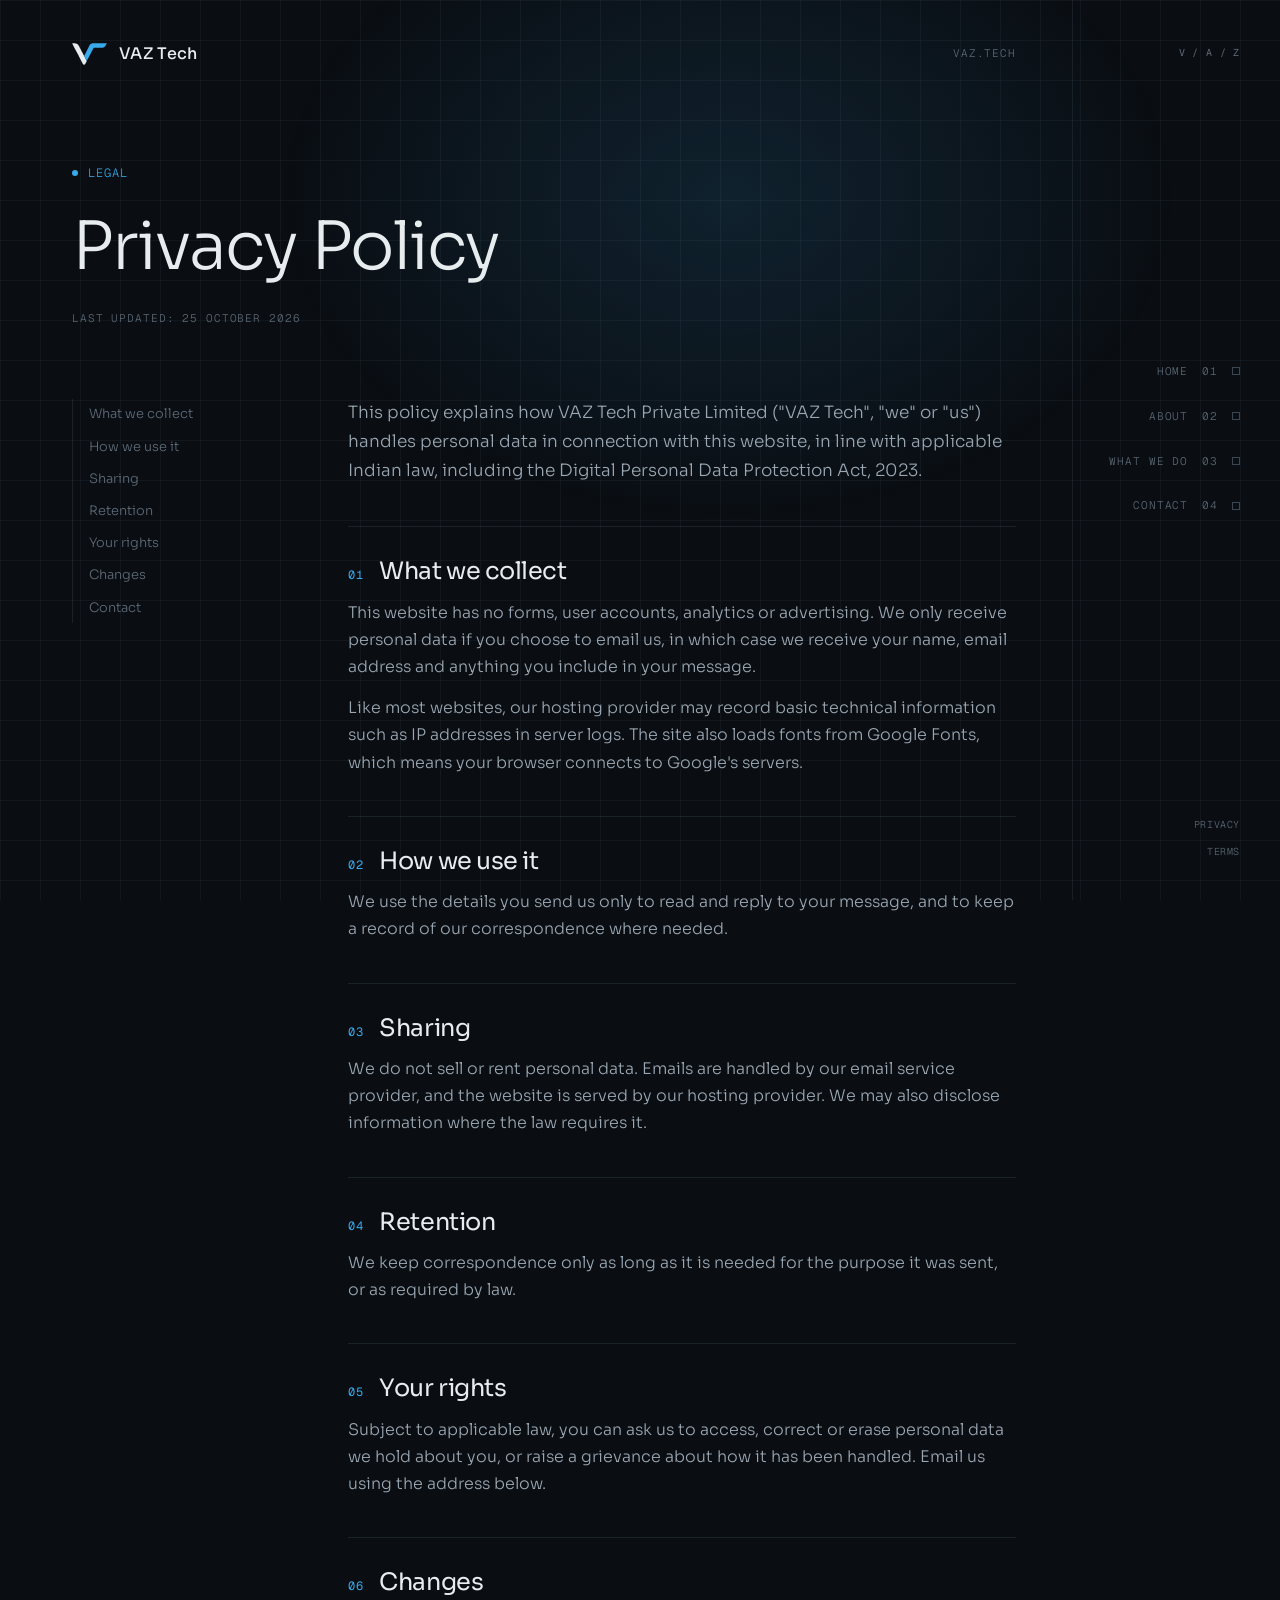
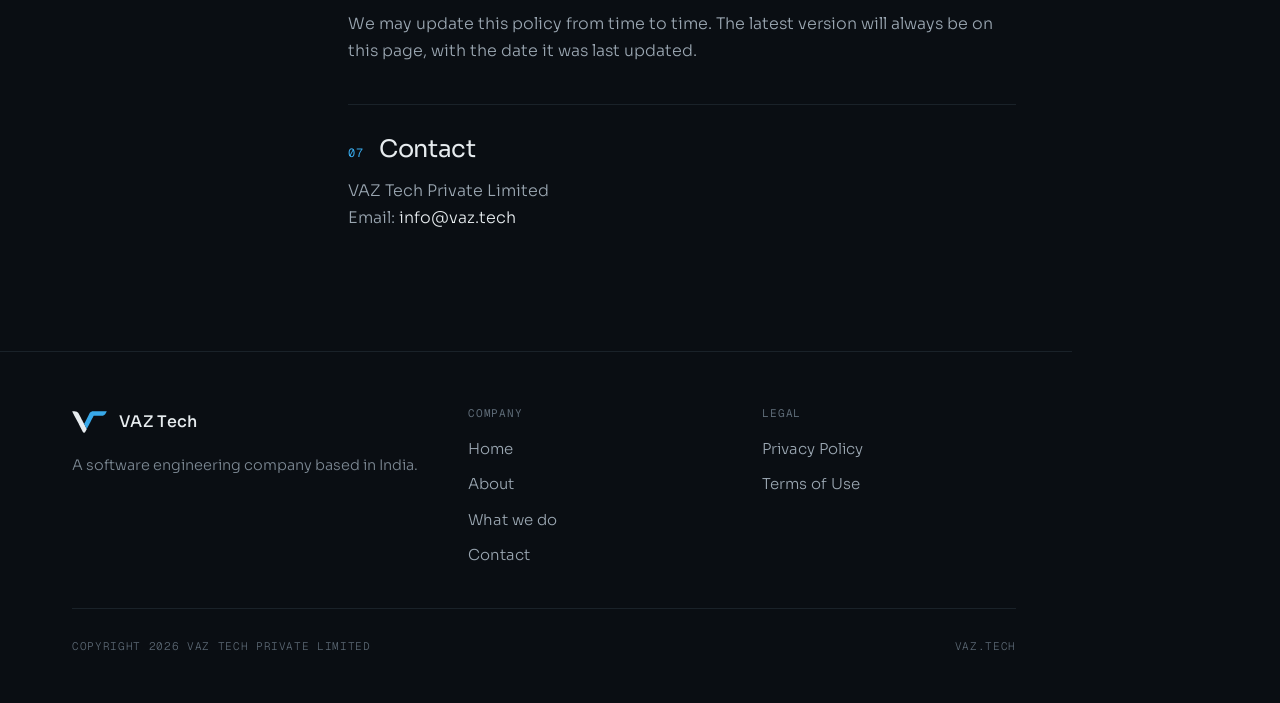
<file: privacy.html>
<!doctype html>
<html lang="en">
<head>
<meta charset="utf-8">
<meta name="viewport" content="width=device-width,initial-scale=1,viewport-fit=cover">
<title>Privacy Policy | VAZ Tech</title>
<meta name="description" content="How VAZ Tech handles personal data.">
<link rel="preconnect" href="https://fonts.googleapis.com">
<link rel="preconnect" href="https://fonts.gstatic.com" crossorigin>
<link rel="stylesheet" href="https://fonts.googleapis.com/css2?family=Geist+Mono:wght@400;500&family=Sora:wght@200..600&display=swap">
<link rel="stylesheet" href="styles.css">
</head>
<body>
<svg width="0" height="0" style="position:absolute" aria-hidden="true"><defs>
<symbol id="vaz-logo" viewBox="2 1.5 108.5 69"><path fill="#E7ECEF" fill-rule="evenodd" d="M2.58 2.39L2.36 3.13Q2.21 3.67 2.5 4.14L3.15 5.19Q3.83 6.29 4.4 7.46L6.38 11.53Q7.31 13.44 8.31 15.31L20.72 38.65Q21.72 40.53 22.62 42.45L23.68 44.72Q24.23 45.9 24.91 47L25.55 48.04Q25.85 48.53 26.01 49.08L26.07 49.29Q26.23 49.83 26.53 50.32L27.53 51.97Q27.81 52.44 27.97 52.96L28.03 53.16Q28.19 53.69 28.48 54.15L29.56 55.92Q29.83 56.36 29.97 56.85L30.02 57.04Q30.15 57.53 30.49 57.92L30.62 58.08Q30.96 58.48 31.15 58.96L32.05 61.15Q32.23 61.58 32.55 61.92L32.68 62.04Q33 62.38 33.18 62.8L33.86 64.42Q34.31 65.5 34.96 66.48L35.54 67.35Q35.86 67.82 36.28 68.22L36.44 68.37Q36.86 68.76 37.37 69.04L38.15 69.46Q38.53 69.66 38.96 69.69L39.12 69.71Q39.55 69.74 39.94 69.56L40.84 69.16Q41.54 68.85 42.09 68.33L42.3 68.13Q42.85 67.6 43.2 66.92L47.91 57.75L47.55 57.75L47.14 56.68Q47 56.31 46.74 56.02L46.64 55.91Q46.38 55.62 46.2 55.27L41.39 45.43Q40.94 44.5 40.34 43.65L39.85 42.94Q39.53 42.47 39.4 41.92L39.32 41.62Q39.21 41.16 38.84 40.87L38.7 40.76Q38.34 40.48 38.14 40.05L37.13 37.86Q36.94 37.44 36.62 37.1L36.5 36.97Q36.19 36.62 35.99 36.2L33.09 30.02Q32.87 29.56 32.54 29.18L32.42 29.04Q32.09 28.66 31.87 28.21L28.13 20.42Q27.69 19.5 27.12 18.65L26.82 18.19Q26.34 17.47 26.05 16.66L25.95 16.34Q25.66 15.53 25.18 14.81L24.88 14.35Q24.31 13.5 23.87 12.58L22.72 10.24Q21.87 8.5 20.54 7.1L19.76 6.29Q18.7 5.18 17.4 4.35L16.9 4.04Q15.6 3.21 14.08 2.96L12.71 2.73Q10.62 2.38 8.5 2.38L2.65 2.38Q2.63 2.38 2.61 2.38Z"/><path fill="#38A9EA" fill-rule="evenodd" d="M108.29 2.07Q108.26 2.07 108.24 2.07L68.54 2.13Q66.63 2.13 64.77 2.58L63.72 2.84Q62.21 3.21 60.92 4.08L60.16 4.59Q59.14 5.27 58.32 6.17L58 6.52Q57.18 7.43 56.57 8.49L56.06 9.39Q55.25 10.81 54.51 12.27L41.13 38.81Q40.77 39.52 40.33 40.19L39.85 40.93Q39.73 41.11 39.54 41.18L39.26 41.27L39.42 41.97Q39.53 42.47 39.82 42.9L40.34 43.65Q40.94 44.5 41.34 45.46L42.03 47.09Q42.22 47.53 42.52 47.91L42.63 48.06Q42.94 48.44 43.09 48.9L43.2 49.26Q43.4 49.85 43.73 50.38L44.35 51.37Q45.03 52.47 45.6 53.63L47.6 57.76L47.83 57.67Q47.99 57.61 48.06 57.46L52.87 47.9Q53.09 47.47 53.4 47.1L53.52 46.95Q53.83 46.58 54.02 46.14L55.03 43.75Q55.19 43.38 55.48 43.09L55.59 42.98Q55.87 42.69 56.03 42.31L56.97 39.98Q57.15 39.53 57.48 39.17L57.61 39.04Q57.94 38.69 58.12 38.24L59.1 35.92Q59.25 35.56 59.51 35.27L59.61 35.16Q59.87 34.87 60.05 34.52L64.22 26.13Q65.17 24.23 66.22 22.38L67.58 20Q67.85 19.53 67.99 19.02L68.04 18.83Q68.19 18.31 68.51 17.89L68.88 17.4Q69.27 16.89 69.89 16.76L70.13 16.7Q70.75 16.57 71.39 16.55L73.4 16.49Q75.31 16.44 77.23 16.44L93.68 16.44Q95.5 16.44 97.3 16.22L97.99 16.13Q99.79 15.91 101.36 15.01L102.44 14.39Q103.64 13.7 104.54 12.66L104.88 12.26Q105.79 11.23 106.45 10.02L109.8 3.96Q110.04 3.54 110.07 3.06L110.11 2.39L109.75 2.21Q109.49 2.07 109.2 2.07L108.34 2.07Q108.32 2.07 108.29 2.07Z"/></symbol>
<symbol id="arrow-ne" viewBox="0 0 14 14"><path d="M3 11L11 3M5 3h6v6" stroke="#0A0E13" stroke-width="1.6" fill="none"/></symbol>
</defs></svg>
<div class="ambient" aria-hidden="true"></div>
<div class="shell">
<div class="content">
  <header class="topbar wrap">
    <a class="brand" href="/" aria-label="VAZ Tech home"><svg width="35" height="22" aria-hidden="true"><use href="#vaz-logo"/></svg><span>VAZ Tech</span></a>
    <span class="site">VAZ.TECH</span>
  </header>
  <main id="main">
  <article class="page" data-page="privacy" data-num="" data-title="Privacy Policy">
    <section class="hero inner wrap" data-sec="Intro" id="privacy-intro">
      <span class="eyebrow"><span class="dot"></span>Legal</span>
      <h1>Privacy Policy</h1>
      <span class="updated">Last updated: 25 October 2026</span>
    </section>
    <section class="sec wrap" data-sec="Privacy Policy" id="privacy-body" style="padding-top:48px">
      <div class="legal">
        <nav class="toc" aria-label="Privacy Policy contents" data-toc></nav>
        <div class="doc">
          <div class="intro"><p>This policy explains how VAZ Tech Private Limited ("VAZ Tech", "we" or "us") handles personal data in connection with this website, in line with applicable Indian law, including the Digital Personal Data Protection Act, 2023.</p></div>
          <section id="privacy-1"><h2><span class="k">01</span>What we collect</h2><p>This website has no forms, user accounts, analytics or advertising. We only receive personal data if you choose to email us, in which case we receive your name, email address and anything you include in your message.</p><p>Like most websites, our hosting provider may record basic technical information such as IP addresses in server logs. The site also loads fonts from Google Fonts, which means your browser connects to Google's servers.</p></section>
          <section id="privacy-2"><h2><span class="k">02</span>How we use it</h2><p>We use the details you send us only to read and reply to your message, and to keep a record of our correspondence where needed.</p></section>
          <section id="privacy-3"><h2><span class="k">03</span>Sharing</h2><p>We do not sell or rent personal data. Emails are handled by our email service provider, and the website is served by our hosting provider. We may also disclose information where the law requires it.</p></section>
          <section id="privacy-4"><h2><span class="k">04</span>Retention</h2><p>We keep correspondence only as long as it is needed for the purpose it was sent, or as required by law.</p></section>
          <section id="privacy-5"><h2><span class="k">05</span>Your rights</h2><p>Subject to applicable law, you can ask us to access, correct or erase personal data we hold about you, or raise a grievance about how it has been handled. Email us using the address below.</p></section>
          <section id="privacy-6"><h2><span class="k">06</span>Changes</h2><p>We may update this policy from time to time. The latest version will always be on this page, with the date it was last updated.</p></section>
          <section id="privacy-7"><h2><span class="k">07</span>Contact</h2><p>VAZ Tech Private Limited<br>Email: <a href="mailto:info@vaz.tech">info@vaz.tech</a></p></section>
        </div>
      </div>
    </section>
  </article>
  </main>
  <footer class="foot wrap">
    <div class="about">
      <a class="brand" href="/" aria-label="VAZ Tech home"><svg width="35" height="22" aria-hidden="true"><use href="#vaz-logo"/></svg><span>VAZ Tech</span></a>
      <p>A software engineering company based in India.</p>
    </div>
    <div><h4>Company</h4><ul><li><a href="/">Home</a></li><li><a href="/about">About</a></li><li><a href="/work">What we do</a></li><li><a href="/contact">Contact</a></li></ul></div>
    <div><h4>Legal</h4><ul><li><a href="/privacy">Privacy Policy</a></li><li><a href="/terms">Terms of Use</a></li></ul></div>
    <div class="base"><span>COPYRIGHT <span id="yr">2026</span> VAZ TECH PRIVATE LIMITED</span><span>VAZ.TECH</span></div>
  </footer>
</div>
<aside class="rail" aria-label="Site navigation">
  <span class="mono" style="font-size:10px;color:var(--faint)">V / A / Z</span>
  <nav id="rail-nav"></nav>
  <div class="rail-foot"><a href="/privacy">Privacy</a><a href="/terms">Terms</a></div>
</aside>
</div>
<div class="dock" id="dock">
  <div class="where"><span class="lbl" id="dock-lbl"></span><span class="bar"><i id="dock-bar"></i></span></div>
  <button type="button" id="dock-btn" aria-haspopup="dialog" aria-controls="sheet">MENU</button>
</div>
<div class="sheet" id="sheet" role="dialog" aria-modal="true" aria-label="Site menu">
  <div class="inner">
    <div class="head"><span>VAZ TECH MENU</span><button type="button" id="sheet-close">CLOSE</button></div>
    <div id="sheet-nav"></div>
    <div class="small"><a href="/privacy">Privacy Policy</a><a href="/terms">Terms of Use</a></div>
  </div>
</div>
<script src="site.js"></script>
</body>
</html>
</file>
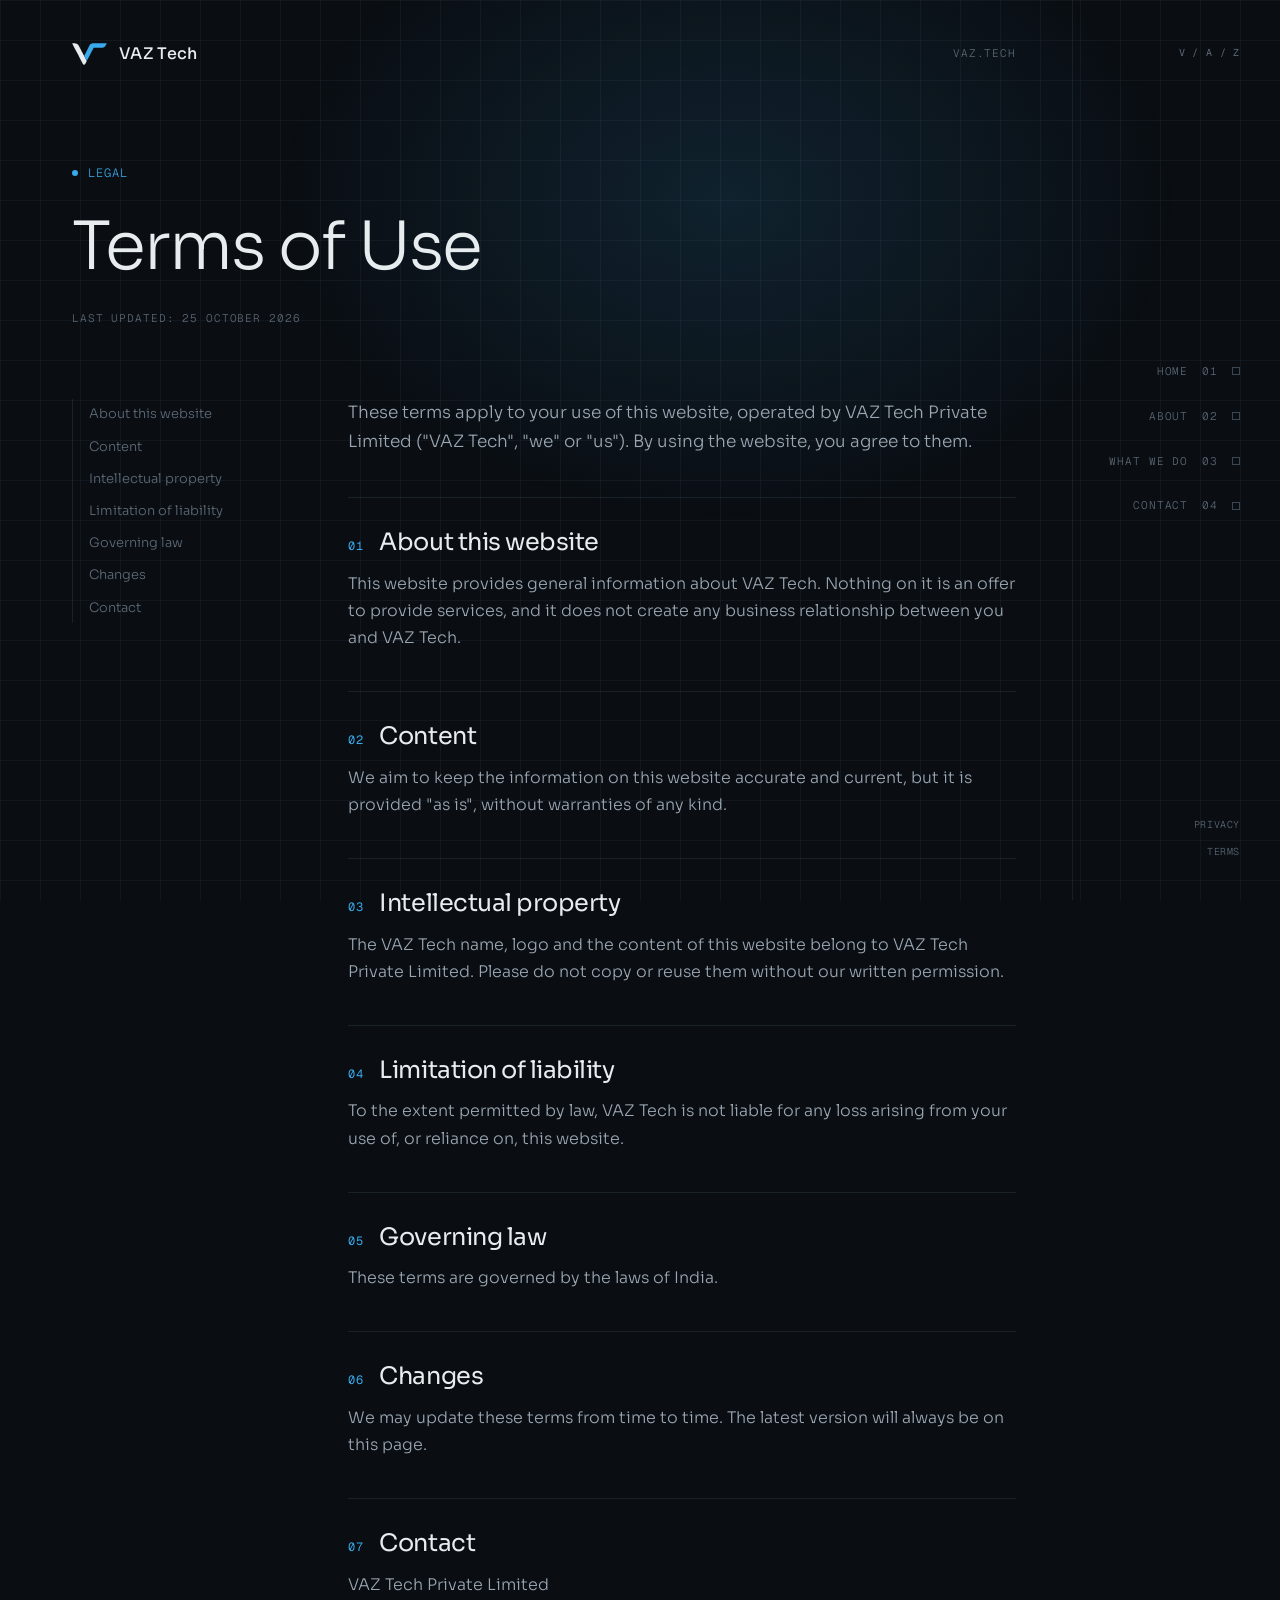
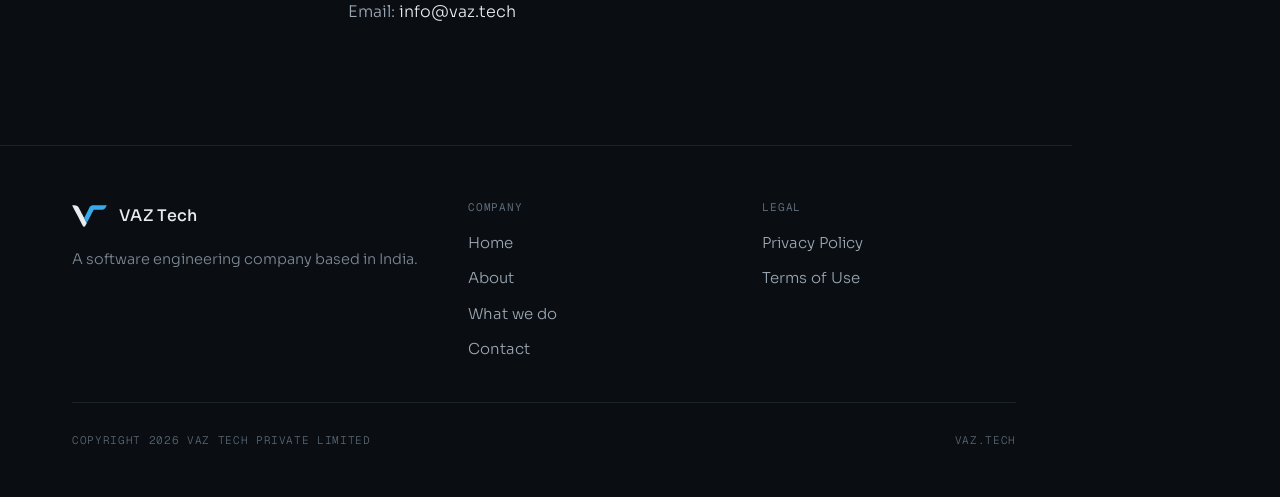
<file: terms.html>
<!doctype html>
<html lang="en">
<head>
<meta charset="utf-8">
<meta name="viewport" content="width=device-width,initial-scale=1,viewport-fit=cover">
<title>Terms of Use | VAZ Tech</title>
<meta name="description" content="Terms of use for the VAZ Tech website.">
<link rel="preconnect" href="https://fonts.googleapis.com">
<link rel="preconnect" href="https://fonts.gstatic.com" crossorigin>
<link rel="stylesheet" href="https://fonts.googleapis.com/css2?family=Geist+Mono:wght@400;500&family=Sora:wght@200..600&display=swap">
<link rel="stylesheet" href="styles.css">
</head>
<body>
<svg width="0" height="0" style="position:absolute" aria-hidden="true"><defs>
<symbol id="vaz-logo" viewBox="2 1.5 108.5 69"><path fill="#E7ECEF" fill-rule="evenodd" d="M2.58 2.39L2.36 3.13Q2.21 3.67 2.5 4.14L3.15 5.19Q3.83 6.29 4.4 7.46L6.38 11.53Q7.31 13.44 8.31 15.31L20.72 38.65Q21.72 40.53 22.62 42.45L23.68 44.72Q24.23 45.9 24.91 47L25.55 48.04Q25.85 48.53 26.01 49.08L26.07 49.29Q26.23 49.83 26.53 50.32L27.53 51.97Q27.81 52.44 27.97 52.96L28.03 53.16Q28.19 53.69 28.48 54.15L29.56 55.92Q29.83 56.36 29.97 56.85L30.02 57.04Q30.15 57.53 30.49 57.92L30.62 58.08Q30.96 58.48 31.15 58.96L32.05 61.15Q32.23 61.58 32.55 61.92L32.68 62.04Q33 62.38 33.18 62.8L33.86 64.42Q34.31 65.5 34.96 66.48L35.54 67.35Q35.86 67.82 36.28 68.22L36.44 68.37Q36.86 68.76 37.37 69.04L38.15 69.46Q38.53 69.66 38.96 69.69L39.12 69.71Q39.55 69.74 39.94 69.56L40.84 69.16Q41.54 68.85 42.09 68.33L42.3 68.13Q42.85 67.6 43.2 66.92L47.91 57.75L47.55 57.75L47.14 56.68Q47 56.31 46.74 56.02L46.64 55.91Q46.38 55.62 46.2 55.27L41.39 45.43Q40.94 44.5 40.34 43.65L39.85 42.94Q39.53 42.47 39.4 41.92L39.32 41.62Q39.21 41.16 38.84 40.87L38.7 40.76Q38.34 40.48 38.14 40.05L37.13 37.86Q36.94 37.44 36.62 37.1L36.5 36.97Q36.19 36.62 35.99 36.2L33.09 30.02Q32.87 29.56 32.54 29.18L32.42 29.04Q32.09 28.66 31.87 28.21L28.13 20.42Q27.69 19.5 27.12 18.65L26.82 18.19Q26.34 17.47 26.05 16.66L25.95 16.34Q25.66 15.53 25.18 14.81L24.88 14.35Q24.31 13.5 23.87 12.58L22.72 10.24Q21.87 8.5 20.54 7.1L19.76 6.29Q18.7 5.18 17.4 4.35L16.9 4.04Q15.6 3.21 14.08 2.96L12.71 2.73Q10.62 2.38 8.5 2.38L2.65 2.38Q2.63 2.38 2.61 2.38Z"/><path fill="#38A9EA" fill-rule="evenodd" d="M108.29 2.07Q108.26 2.07 108.24 2.07L68.54 2.13Q66.63 2.13 64.77 2.58L63.72 2.84Q62.21 3.21 60.92 4.08L60.16 4.59Q59.14 5.27 58.32 6.17L58 6.52Q57.18 7.43 56.57 8.49L56.06 9.39Q55.25 10.81 54.51 12.27L41.13 38.81Q40.77 39.52 40.33 40.19L39.85 40.93Q39.73 41.11 39.54 41.18L39.26 41.27L39.42 41.97Q39.53 42.47 39.82 42.9L40.34 43.65Q40.94 44.5 41.34 45.46L42.03 47.09Q42.22 47.53 42.52 47.91L42.63 48.06Q42.94 48.44 43.09 48.9L43.2 49.26Q43.4 49.85 43.73 50.38L44.35 51.37Q45.03 52.47 45.6 53.63L47.6 57.76L47.83 57.67Q47.99 57.61 48.06 57.46L52.87 47.9Q53.09 47.47 53.4 47.1L53.52 46.95Q53.83 46.58 54.02 46.14L55.03 43.75Q55.19 43.38 55.48 43.09L55.59 42.98Q55.87 42.69 56.03 42.31L56.97 39.98Q57.15 39.53 57.48 39.17L57.61 39.04Q57.94 38.69 58.12 38.24L59.1 35.92Q59.25 35.56 59.51 35.27L59.61 35.16Q59.87 34.87 60.05 34.52L64.22 26.13Q65.17 24.23 66.22 22.38L67.58 20Q67.85 19.53 67.99 19.02L68.04 18.83Q68.19 18.31 68.51 17.89L68.88 17.4Q69.27 16.89 69.89 16.76L70.13 16.7Q70.75 16.57 71.39 16.55L73.4 16.49Q75.31 16.44 77.23 16.44L93.68 16.44Q95.5 16.44 97.3 16.22L97.99 16.13Q99.79 15.91 101.36 15.01L102.44 14.39Q103.64 13.7 104.54 12.66L104.88 12.26Q105.79 11.23 106.45 10.02L109.8 3.96Q110.04 3.54 110.07 3.06L110.11 2.39L109.75 2.21Q109.49 2.07 109.2 2.07L108.34 2.07Q108.32 2.07 108.29 2.07Z"/></symbol>
<symbol id="arrow-ne" viewBox="0 0 14 14"><path d="M3 11L11 3M5 3h6v6" stroke="#0A0E13" stroke-width="1.6" fill="none"/></symbol>
</defs></svg>
<div class="ambient" aria-hidden="true"></div>
<div class="shell">
<div class="content">
  <header class="topbar wrap">
    <a class="brand" href="/" aria-label="VAZ Tech home"><svg width="35" height="22" aria-hidden="true"><use href="#vaz-logo"/></svg><span>VAZ Tech</span></a>
    <span class="site">VAZ.TECH</span>
  </header>
  <main id="main">
  <article class="page" data-page="terms" data-num="" data-title="Terms of Use">
    <section class="hero inner wrap" data-sec="Intro" id="terms-intro">
      <span class="eyebrow"><span class="dot"></span>Legal</span>
      <h1>Terms of Use</h1>
      <span class="updated">Last updated: 25 October 2026</span>
    </section>
    <section class="sec wrap" data-sec="Terms of Use" id="terms-body" style="padding-top:48px">
      <div class="legal">
        <nav class="toc" aria-label="Terms of Use contents" data-toc></nav>
        <div class="doc">
          <div class="intro"><p>These terms apply to your use of this website, operated by VAZ Tech Private Limited ("VAZ Tech", "we" or "us"). By using the website, you agree to them.</p></div>
          <section id="terms-1"><h2><span class="k">01</span>About this website</h2><p>This website provides general information about VAZ Tech. Nothing on it is an offer to provide services, and it does not create any business relationship between you and VAZ Tech.</p></section>
          <section id="terms-2"><h2><span class="k">02</span>Content</h2><p>We aim to keep the information on this website accurate and current, but it is provided "as is", without warranties of any kind.</p></section>
          <section id="terms-3"><h2><span class="k">03</span>Intellectual property</h2><p>The VAZ Tech name, logo and the content of this website belong to VAZ Tech Private Limited. Please do not copy or reuse them without our written permission.</p></section>
          <section id="terms-4"><h2><span class="k">04</span>Limitation of liability</h2><p>To the extent permitted by law, VAZ Tech is not liable for any loss arising from your use of, or reliance on, this website.</p></section>
          <section id="terms-5"><h2><span class="k">05</span>Governing law</h2><p>These terms are governed by the laws of India.</p></section>
          <section id="terms-6"><h2><span class="k">06</span>Changes</h2><p>We may update these terms from time to time. The latest version will always be on this page.</p></section>
          <section id="terms-7"><h2><span class="k">07</span>Contact</h2><p>VAZ Tech Private Limited<br>Email: <a href="mailto:info@vaz.tech">info@vaz.tech</a></p></section>
        </div>
      </div>
    </section>
  </article>
  </main>
  <footer class="foot wrap">
    <div class="about">
      <a class="brand" href="/" aria-label="VAZ Tech home"><svg width="35" height="22" aria-hidden="true"><use href="#vaz-logo"/></svg><span>VAZ Tech</span></a>
      <p>A software engineering company based in India.</p>
    </div>
    <div><h4>Company</h4><ul><li><a href="/">Home</a></li><li><a href="/about">About</a></li><li><a href="/work">What we do</a></li><li><a href="/contact">Contact</a></li></ul></div>
    <div><h4>Legal</h4><ul><li><a href="/privacy">Privacy Policy</a></li><li><a href="/terms">Terms of Use</a></li></ul></div>
    <div class="base"><span>COPYRIGHT <span id="yr">2026</span> VAZ TECH PRIVATE LIMITED</span><span>VAZ.TECH</span></div>
  </footer>
</div>
<aside class="rail" aria-label="Site navigation">
  <span class="mono" style="font-size:10px;color:var(--faint)">V / A / Z</span>
  <nav id="rail-nav"></nav>
  <div class="rail-foot"><a href="/privacy">Privacy</a><a href="/terms">Terms</a></div>
</aside>
</div>
<div class="dock" id="dock">
  <div class="where"><span class="lbl" id="dock-lbl"></span><span class="bar"><i id="dock-bar"></i></span></div>
  <button type="button" id="dock-btn" aria-haspopup="dialog" aria-controls="sheet">MENU</button>
</div>
<div class="sheet" id="sheet" role="dialog" aria-modal="true" aria-label="Site menu">
  <div class="inner">
    <div class="head"><span>VAZ TECH MENU</span><button type="button" id="sheet-close">CLOSE</button></div>
    <div id="sheet-nav"></div>
    <div class="small"><a href="/privacy">Privacy Policy</a><a href="/terms">Terms of Use</a></div>
  </div>
</div>
<script src="site.js"></script>
</body>
</html>
</file>
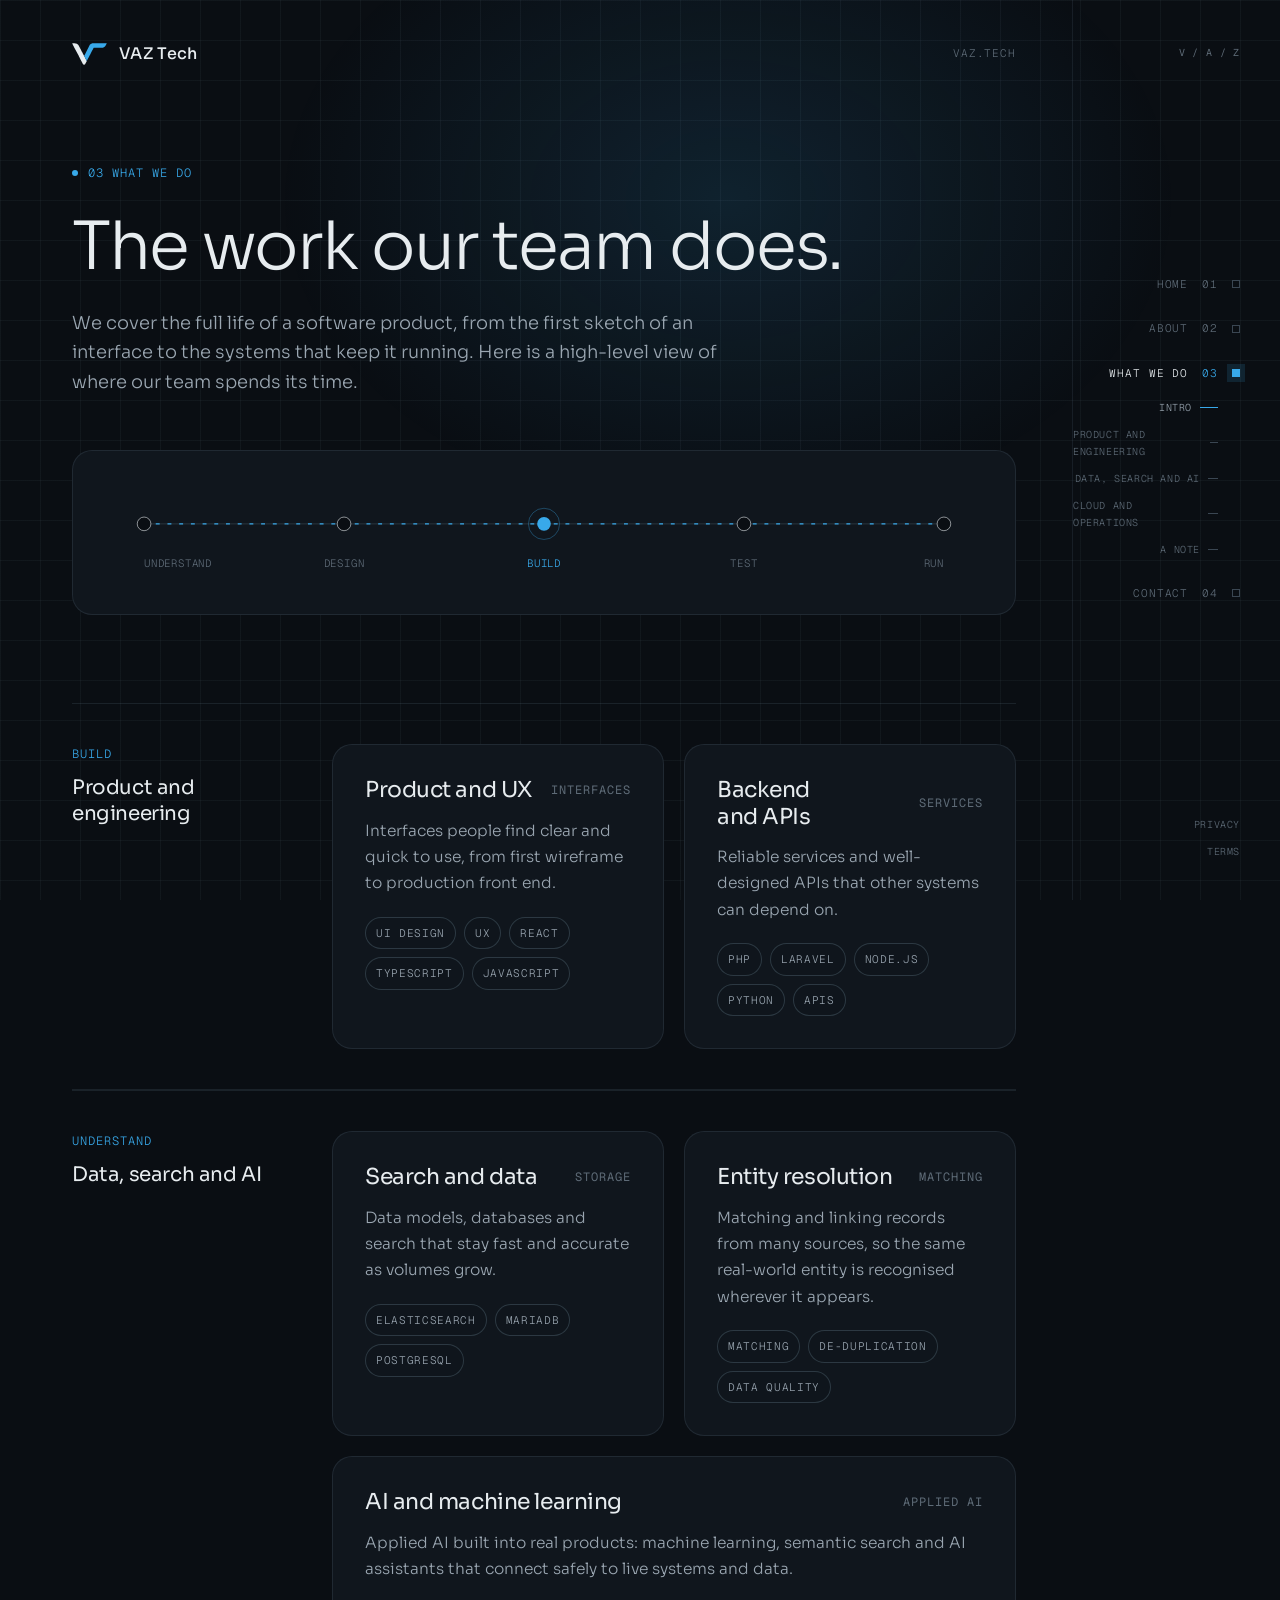
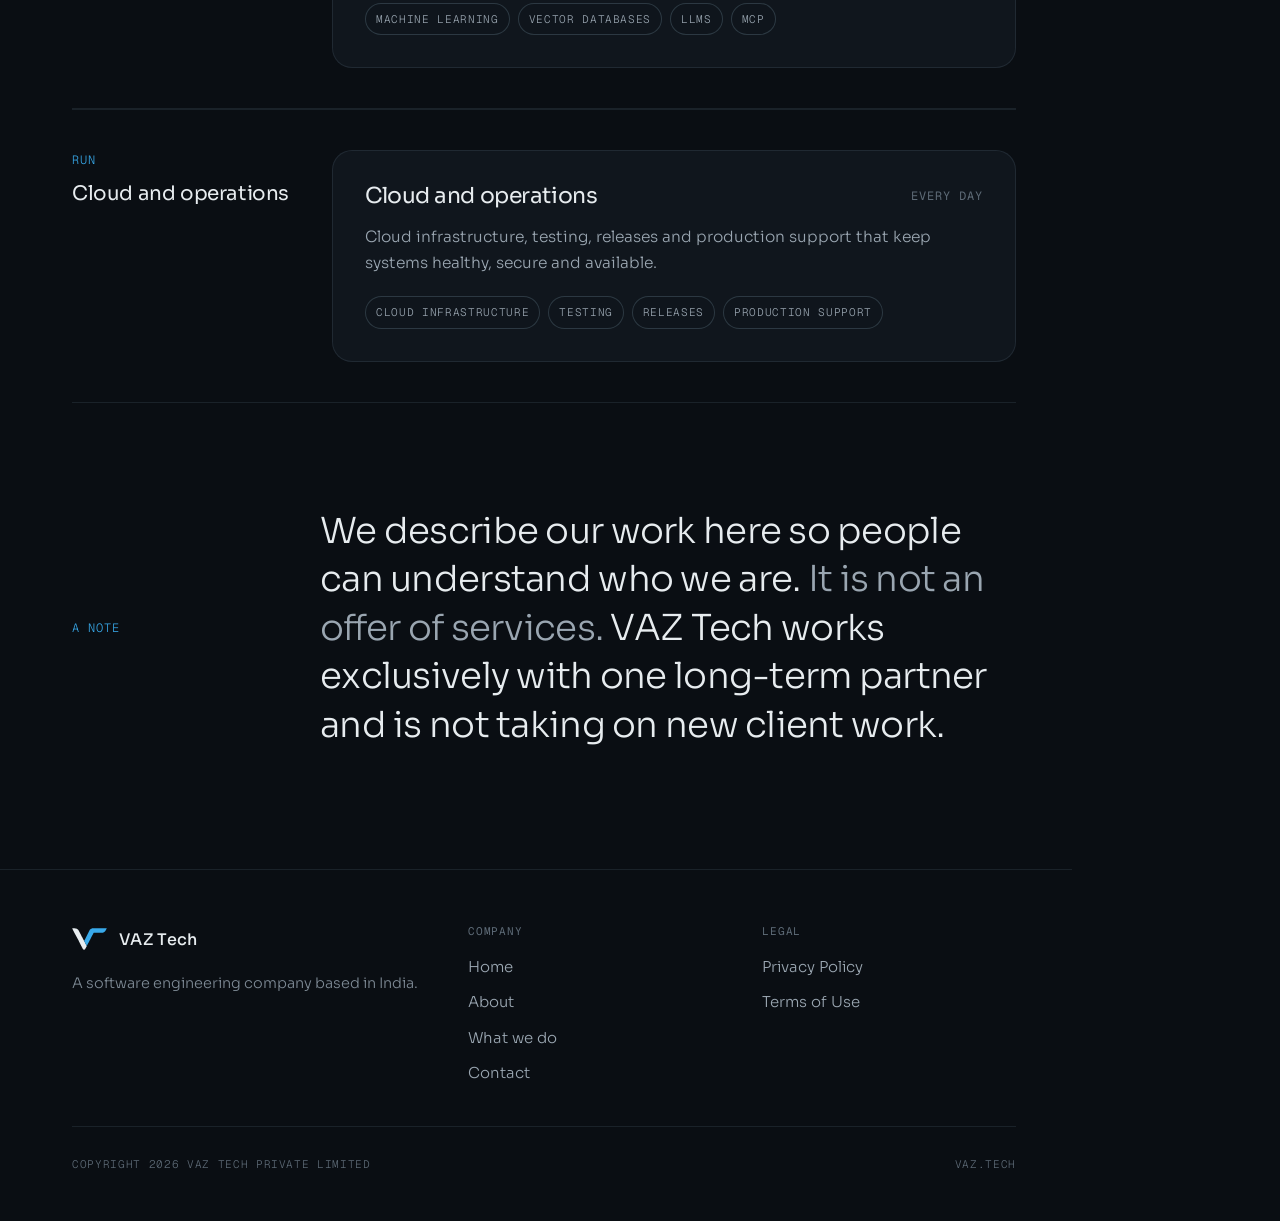
<file: work.html>
<!doctype html>
<html lang="en">
<head>
<meta charset="utf-8">
<meta name="viewport" content="width=device-width,initial-scale=1,viewport-fit=cover">
<title>What we do | VAZ Tech</title>
<meta name="description" content="The engineering work our team does at VAZ Tech.">
<link rel="preconnect" href="https://fonts.googleapis.com">
<link rel="preconnect" href="https://fonts.gstatic.com" crossorigin>
<link rel="stylesheet" href="https://fonts.googleapis.com/css2?family=Geist+Mono:wght@400;500&family=Sora:wght@200..600&display=swap">
<link rel="stylesheet" href="styles.css">
</head>
<body>
<svg width="0" height="0" style="position:absolute" aria-hidden="true"><defs>
<symbol id="vaz-logo" viewBox="2 1.5 108.5 69"><path fill="#E7ECEF" fill-rule="evenodd" d="M2.58 2.39L2.36 3.13Q2.21 3.67 2.5 4.14L3.15 5.19Q3.83 6.29 4.4 7.46L6.38 11.53Q7.31 13.44 8.31 15.31L20.72 38.65Q21.72 40.53 22.62 42.45L23.68 44.72Q24.23 45.9 24.91 47L25.55 48.04Q25.85 48.53 26.01 49.08L26.07 49.29Q26.23 49.83 26.53 50.32L27.53 51.97Q27.81 52.44 27.97 52.96L28.03 53.16Q28.19 53.69 28.48 54.15L29.56 55.92Q29.83 56.36 29.97 56.85L30.02 57.04Q30.15 57.53 30.49 57.92L30.62 58.08Q30.96 58.48 31.15 58.96L32.05 61.15Q32.23 61.58 32.55 61.92L32.68 62.04Q33 62.38 33.18 62.8L33.86 64.42Q34.31 65.5 34.96 66.48L35.54 67.35Q35.86 67.82 36.28 68.22L36.44 68.37Q36.86 68.76 37.37 69.04L38.15 69.46Q38.53 69.66 38.96 69.69L39.12 69.71Q39.55 69.74 39.94 69.56L40.84 69.16Q41.54 68.85 42.09 68.33L42.3 68.13Q42.85 67.6 43.2 66.92L47.91 57.75L47.55 57.75L47.14 56.68Q47 56.31 46.74 56.02L46.64 55.91Q46.38 55.62 46.2 55.27L41.39 45.43Q40.94 44.5 40.34 43.65L39.85 42.94Q39.53 42.47 39.4 41.92L39.32 41.62Q39.21 41.16 38.84 40.87L38.7 40.76Q38.34 40.48 38.14 40.05L37.13 37.86Q36.94 37.44 36.62 37.1L36.5 36.97Q36.19 36.62 35.99 36.2L33.09 30.02Q32.87 29.56 32.54 29.18L32.42 29.04Q32.09 28.66 31.87 28.21L28.13 20.42Q27.69 19.5 27.12 18.65L26.82 18.19Q26.34 17.47 26.05 16.66L25.95 16.34Q25.66 15.53 25.18 14.81L24.88 14.35Q24.31 13.5 23.87 12.58L22.72 10.24Q21.87 8.5 20.54 7.1L19.76 6.29Q18.7 5.18 17.4 4.35L16.9 4.04Q15.6 3.21 14.08 2.96L12.71 2.73Q10.62 2.38 8.5 2.38L2.65 2.38Q2.63 2.38 2.61 2.38Z"/><path fill="#38A9EA" fill-rule="evenodd" d="M108.29 2.07Q108.26 2.07 108.24 2.07L68.54 2.13Q66.63 2.13 64.77 2.58L63.72 2.84Q62.21 3.21 60.92 4.08L60.16 4.59Q59.14 5.27 58.32 6.17L58 6.52Q57.18 7.43 56.57 8.49L56.06 9.39Q55.25 10.81 54.51 12.27L41.13 38.81Q40.77 39.52 40.33 40.19L39.85 40.93Q39.73 41.11 39.54 41.18L39.26 41.27L39.42 41.97Q39.53 42.47 39.82 42.9L40.34 43.65Q40.94 44.5 41.34 45.46L42.03 47.09Q42.22 47.53 42.52 47.91L42.63 48.06Q42.94 48.44 43.09 48.9L43.2 49.26Q43.4 49.85 43.73 50.38L44.35 51.37Q45.03 52.47 45.6 53.63L47.6 57.76L47.83 57.67Q47.99 57.61 48.06 57.46L52.87 47.9Q53.09 47.47 53.4 47.1L53.52 46.95Q53.83 46.58 54.02 46.14L55.03 43.75Q55.19 43.38 55.48 43.09L55.59 42.98Q55.87 42.69 56.03 42.31L56.97 39.98Q57.15 39.53 57.48 39.17L57.61 39.04Q57.94 38.69 58.12 38.24L59.1 35.92Q59.25 35.56 59.51 35.27L59.61 35.16Q59.87 34.87 60.05 34.52L64.22 26.13Q65.17 24.23 66.22 22.38L67.58 20Q67.85 19.53 67.99 19.02L68.04 18.83Q68.19 18.31 68.51 17.89L68.88 17.4Q69.27 16.89 69.89 16.76L70.13 16.7Q70.75 16.57 71.39 16.55L73.4 16.49Q75.31 16.44 77.23 16.44L93.68 16.44Q95.5 16.44 97.3 16.22L97.99 16.13Q99.79 15.91 101.36 15.01L102.44 14.39Q103.64 13.7 104.54 12.66L104.88 12.26Q105.79 11.23 106.45 10.02L109.8 3.96Q110.04 3.54 110.07 3.06L110.11 2.39L109.75 2.21Q109.49 2.07 109.2 2.07L108.34 2.07Q108.32 2.07 108.29 2.07Z"/></symbol>
<symbol id="arrow-ne" viewBox="0 0 14 14"><path d="M3 11L11 3M5 3h6v6" stroke="#0A0E13" stroke-width="1.6" fill="none"/></symbol>
</defs></svg>
<div class="ambient" aria-hidden="true"></div>
<div class="shell">
<div class="content">
  <header class="topbar wrap">
    <a class="brand" href="/" aria-label="VAZ Tech home"><svg width="35" height="22" aria-hidden="true"><use href="#vaz-logo"/></svg><span>VAZ Tech</span></a>
    <span class="site">VAZ.TECH</span>
  </header>
  <main id="main">
  <article class="page" data-page="work" data-num="03" data-title="What we do">
    <section class="hero inner wrap" data-sec="Intro" id="work-intro">
      <span class="eyebrow"><span class="dot"></span>03 What we do</span>
      <h1>The work our team does.</h1>
      <p class="lede">We cover the full life of a software product, from the first sketch of an interface to the systems that keep it running. Here is a high-level view of where our team spends its time.</p>
      <div class="panel timeline" aria-hidden="true">
        <svg class="diagram" viewBox="0 0 900 110" fill="none">
          <line x1="40" y1="46" x2="860" y2="46" stroke="rgba(148,180,200,0.2)"/>
          <path class="c-trail" d="M40 46H860" stroke="#38A9EA" stroke-width="1.5"/>
          <g fill="#0A0E13" stroke="rgba(231,236,239,0.6)"><circle cx="40" cy="46" r="7"/><circle cx="245" cy="46" r="7"/><circle cx="655" cy="46" r="7"/><circle cx="860" cy="46" r="7"/></g>
          <circle cx="450" cy="46" r="16" stroke="#38A9EA" stroke-opacity=".35"/><circle class="c-pulse" cx="450" cy="46" r="7" fill="#38A9EA"/>
          <g font-family="Geist Mono, monospace" font-size="11" letter-spacing=".8" text-anchor="middle" fill="#5E6B77">
            <text x="40" y="90" text-anchor="start">UNDERSTAND</text><text x="245" y="90">DESIGN</text><text x="450" y="90" fill="#38A9EA">BUILD</text><text x="655" y="90">TEST</text><text x="860" y="90" text-anchor="end">RUN</text>
          </g>
        </svg>
      </div>
    </section>

    <section class="sec wrap" data-sec="Product and engineering" id="work-product" style="padding-top:64px;gap:0">
      <div class="svc-group">
        <div class="gl"><span class="eyebrow">Build</span><span class="h">Product and engineering</span></div>
        <div class="svc-cards">
          <div class="panel svc"><div class="top"><h3>Product and UX</h3><span class="mono" style="color:var(--faint)">Interfaces</span></div><p>Interfaces people find clear and quick to use, from first wireframe to production front end.</p><ul class="tags"><li>UI design</li><li>UX</li><li>React</li><li>TypeScript</li><li>JavaScript</li></ul></div>
          <div class="panel svc"><div class="top"><h3>Backend and APIs</h3><span class="mono" style="color:var(--faint)">Services</span></div><p>Reliable services and well-designed APIs that other systems can depend on.</p><ul class="tags"><li>PHP</li><li>Laravel</li><li>Node.js</li><li>Python</li><li>APIs</li></ul></div>
        </div>
      </div>
    </section>
    <section class="sec wrap" data-sec="Data, search and AI" id="work-data" style="padding-top:0;gap:0">
      <div class="svc-group">
        <div class="gl"><span class="eyebrow">Understand</span><span class="h">Data, search and AI</span></div>
        <div class="svc-cards">
          <div class="panel svc"><div class="top"><h3>Search and data</h3><span class="mono" style="color:var(--faint)">Storage</span></div><p>Data models, databases and search that stay fast and accurate as volumes grow.</p><ul class="tags"><li>Elasticsearch</li><li>MariaDB</li><li>PostgreSQL</li></ul></div>
          <div class="panel svc"><div class="top"><h3>Entity resolution</h3><span class="mono" style="color:var(--faint)">Matching</span></div><p>Matching and linking records from many sources, so the same real-world entity is recognised wherever it appears.</p><ul class="tags"><li>Matching</li><li>De-duplication</li><li>Data quality</li></ul></div>
          <div class="panel svc" style="grid-column:1 / -1"><div class="top"><h3>AI and machine learning</h3><span class="mono" style="color:var(--faint)">Applied AI</span></div><p>Applied AI built into real products: machine learning, semantic search and AI assistants that connect safely to live systems and data.</p><ul class="tags"><li>Machine learning</li><li>Vector databases</li><li>LLMs</li><li>MCP</li></ul></div>
        </div>
      </div>
    </section>
    <section class="sec wrap" data-sec="Cloud and operations" id="work-ops" style="padding-top:0;gap:0">
      <div class="svc-group">
        <div class="gl"><span class="eyebrow">Run</span><span class="h">Cloud and operations</span></div>
        <div class="svc-cards one">
          <div class="panel svc"><div class="top"><h3>Cloud and operations</h3><span class="mono" style="color:var(--faint)">Every day</span></div><p>Cloud infrastructure, testing, releases and production support that keep systems healthy, secure and available.</p><ul class="tags"><li>Cloud infrastructure</li><li>Testing</li><li>Releases</li><li>Production support</li></ul></div>
        </div>
      </div>
    </section>

    <section class="statement wrap" data-sec="A note" id="work-note">
      <span class="eyebrow">A note</span>
      <p class="big">We describe our work here so people can understand who we are. <em>It is not an offer of services.</em> VAZ Tech works exclusively with one long-term partner and is not taking on new client work.</p>
    </section>
  </article>
  </main>
  <footer class="foot wrap">
    <div class="about">
      <a class="brand" href="/" aria-label="VAZ Tech home"><svg width="35" height="22" aria-hidden="true"><use href="#vaz-logo"/></svg><span>VAZ Tech</span></a>
      <p>A software engineering company based in India.</p>
    </div>
    <div><h4>Company</h4><ul><li><a href="/">Home</a></li><li><a href="/about">About</a></li><li><a href="/work">What we do</a></li><li><a href="/contact">Contact</a></li></ul></div>
    <div><h4>Legal</h4><ul><li><a href="/privacy">Privacy Policy</a></li><li><a href="/terms">Terms of Use</a></li></ul></div>
    <div class="base"><span>COPYRIGHT <span id="yr">2026</span> VAZ TECH PRIVATE LIMITED</span><span>VAZ.TECH</span></div>
  </footer>
</div>
<aside class="rail" aria-label="Site navigation">
  <span class="mono" style="font-size:10px;color:var(--faint)">V / A / Z</span>
  <nav id="rail-nav"></nav>
  <div class="rail-foot"><a href="/privacy">Privacy</a><a href="/terms">Terms</a></div>
</aside>
</div>
<div class="dock" id="dock">
  <div class="where"><span class="lbl" id="dock-lbl"></span><span class="bar"><i id="dock-bar"></i></span></div>
  <button type="button" id="dock-btn" aria-haspopup="dialog" aria-controls="sheet">MENU</button>
</div>
<div class="sheet" id="sheet" role="dialog" aria-modal="true" aria-label="Site menu">
  <div class="inner">
    <div class="head"><span>VAZ TECH MENU</span><button type="button" id="sheet-close">CLOSE</button></div>
    <div id="sheet-nav"></div>
    <div class="small"><a href="/privacy">Privacy Policy</a><a href="/terms">Terms of Use</a></div>
  </div>
</div>
<script src="site.js"></script>
</body>
</html>
</file>
<file: styles.css>
/* VAZ Tech website - shared styles (Direction C, AI-Forward Dark) */
img{max-width:100%}
[hidden]{display:none!important}
/* Layout: content column + 208px luminous section index on the right (desktop); floating dock on mobile. 40px technical grid underneath everything. */
:root{
  --field:#0A0E13;
  --panel:#10161D;
  --panel-hi:#141C25;
  --brand:#38A9EA;
  --brand-glow:rgba(56,169,234,.14);
  --brand-line:rgba(56,169,234,.45);
  --text:#E7ECEF;
  --muted:#9AA6B1;
  --dim:#7D8994;
  --faint:#5E6B77;
  --idle:#3A4652;
  --line:rgba(148,180,200,.12);
  --line-2:rgba(148,180,200,.22);
  --grid:rgba(148,180,200,.06);
  --chip:rgba(231,236,239,.06);
  --chip-line:rgba(231,236,239,.16);
  --danger:#F08A7E;
  --ok:#5FB8B0;
  --font-display:'Sora',system-ui,-apple-system,"Segoe UI",sans-serif;
  --font-mono:'Geist Mono',ui-monospace,SFMono-Regular,Menlo,Consolas,monospace;
  --rail:208px;
  --ease:cubic-bezier(.32,.72,0,1);
  color-scheme:dark;
}
*{box-sizing:border-box}
html{background:var(--field)}
body{margin:0;background:var(--field);color:var(--text);font-family:var(--font-display);font-weight:300;font-size:16px;line-height:1.7;-webkit-font-smoothing:antialiased;overflow-x:hidden}
body::before{content:"";position:fixed;inset:0 0 auto;height:env(safe-area-inset-top,0px);z-index:60;background:var(--field)}
a{color:var(--text);text-decoration:none}
a:hover{color:var(--brand)}
:focus-visible{outline:2px solid var(--brand);outline-offset:3px;border-radius:6px}
h1,h2,h3,h4{margin:0;font-weight:300;letter-spacing:-.03em;text-wrap:balance;line-height:1.06}
p{margin:0}
ul{margin:0;padding:0;list-style:none}
.mono{font-family:var(--font-mono);font-size:12px;letter-spacing:.08em;text-transform:uppercase;font-weight:400}
.eyebrow{font-family:var(--font-mono);font-size:12px;letter-spacing:.08em;text-transform:uppercase;color:var(--brand);display:inline-flex;align-items:center;gap:10px}
.eyebrow .dot{width:6px;height:6px;border-radius:50%;background:var(--brand)}
.lede{font-size:18px;color:var(--muted);max-width:52ch;line-height:1.65}
.muted{color:var(--muted)}
.ph{color:#9CCBEA;border-bottom:1px dashed var(--brand-line);white-space:normal}

/* ---------- ambient grid ---------- */
.ambient{position:fixed;inset:0;z-index:0;pointer-events:none;overflow:hidden}
.ambient::before{content:"";position:absolute;inset:-80px;background-image:linear-gradient(var(--grid) 1px,transparent 1px),linear-gradient(90deg,var(--grid) 1px,transparent 1px);background-size:40px 40px;animation:cdrift 24s linear infinite}
.ambient::after{content:"";position:absolute;width:900px;height:640px;right:8%;top:-120px;background:radial-gradient(closest-side,rgba(56,169,234,.13),transparent);}
@keyframes cdrift{from{transform:translate(0,0)}to{transform:translate(-40px,-40px)}}

/* ---------- shell ---------- */
.shell{position:relative;z-index:1;display:grid;grid-template-columns:minmax(0,1fr) var(--rail);min-height:100vh}
.content{min-width:0}
.wrap{padding-left:max(72px,env(safe-area-inset-left,0px));padding-right:max(56px,env(safe-area-inset-right,0px));max-width:1280px}
.topbar{display:flex;align-items:center;justify-content:space-between;padding-block:40px 0}
.brand{display:inline-flex;align-items:center;gap:12px}
.brand span{font-size:16px;font-weight:500;letter-spacing:.02em}
.brand:hover{color:var(--text)}
.topbar .site{font-family:var(--font-mono);font-size:11px;letter-spacing:.08em;color:var(--faint)}

/* right rail */
.rail{position:sticky;top:0;height:100vh;border-left:1px solid rgba(148,180,200,.1);display:flex;flex-direction:column;justify-content:space-between;align-items:flex-end;padding:44px 40px 40px 0}
.rail nav{display:flex;flex-direction:column;align-items:flex-end;gap:26px}
.ri{display:flex;align-items:center;gap:14px;font-family:var(--font-mono);font-size:11px;letter-spacing:.08em;color:var(--faint);text-transform:uppercase}
.ri .n{transition:color .3s}
.ri .sq{width:8px;height:8px;border:1px solid var(--idle);transition:all .4s var(--ease)}
.ri:hover{color:var(--text)}
.ri[aria-current="page"]{color:var(--text)}
.ri[aria-current="page"] .n{color:var(--brand)}
.ri[aria-current="page"] .sq{background:var(--brand);border-color:var(--brand);box-shadow:0 0 0 5px var(--brand-glow)}
.subs{display:flex;flex-direction:column;align-items:flex-end;gap:10px;margin-top:-10px;padding-right:22px}
.subs a{font-family:var(--font-mono);font-size:10px;letter-spacing:.06em;color:var(--faint);text-transform:uppercase;display:flex;align-items:center;gap:8px}
.subs a::after{content:"";width:10px;height:1px;background:var(--idle);transition:all .3s var(--ease)}
.subs a.on{color:var(--muted)}
.subs a.on::after{width:18px;background:var(--brand)}
.rail-foot{display:flex;flex-direction:column;align-items:flex-end;gap:10px}
.rail-foot a{font-family:var(--font-mono);font-size:10px;letter-spacing:.06em;color:var(--faint);text-transform:uppercase}
.rail-foot a:hover,.rail-foot a[aria-current="page"]{color:var(--text)}

/* ---------- buttons ---------- */
.btn{display:inline-flex;align-items:center;gap:16px;padding:8px 8px 8px 24px;border-radius:999px;background:var(--chip);border:1px solid var(--chip-line);font-size:15px;font-weight:400;color:var(--text);cursor:pointer;font-family:var(--font-display);transition:transform .2s,background .3s,border-color .3s}
.btn:hover{color:var(--text);background:rgba(231,236,239,.09);border-color:rgba(231,236,239,.26)}
.btn:active{transform:scale(.98)}
.btn .knob{width:40px;height:40px;border-radius:50%;background:var(--brand);display:flex;align-items:center;justify-content:center;transition:transform .6s var(--ease)}
.btn:hover .knob{transform:translate(3px,-1px)}
.btn.ghost{background:transparent;border-color:transparent;padding:8px 4px;gap:10px;color:var(--muted)}
.btn.ghost:hover{color:var(--text)}
.btn.ghost .arr{display:inline-flex;transition:transform .5s var(--ease)}
.btn.ghost:hover .arr{transform:translateX(4px)}
.actions{display:flex;flex-wrap:wrap;align-items:center;gap:20px}

/* ---------- page + sections ---------- */
.page{animation:cin 1.1s var(--ease) both}
@keyframes cin{from{opacity:0;transform:translateY(20px)}to{opacity:1;transform:none}}
.sec{padding-block:104px 0;display:flex;flex-direction:column;gap:48px;scroll-margin-top:24px}
.sec-head{display:grid;grid-template-columns:6fr 5fr;gap:64px;align-items:end}
.sec-head .t{display:flex;flex-direction:column;gap:18px}
.sec-head h2{font-size:clamp(34px,4.2vw,56px)}
.sec-head p{font-size:17px;color:var(--muted);max-width:46ch}
.panel{background:var(--panel);border:1px solid var(--line);border-radius:20px}
h3{font-weight:400;font-size:clamp(22px,2.2vw,30px);letter-spacing:-.02em;line-height:1.2}

/* hero */
.hero{position:relative;padding-block:96px 24px;display:flex;flex-direction:column;gap:28px}
.hero h1{font-size:clamp(42px,6vw,76px);line-height:1.04;max-width:13ch}
.hero.inner h1{max-width:18ch;font-size:clamp(38px,5.2vw,68px)}
.hero-art{position:absolute;right:-40px;top:20px;width:min(60%,620px);height:auto;z-index:-1;opacity:.95}
.vaz-strip{display:flex;flex-wrap:wrap;gap:8px 20px;margin-top:28px;padding-top:24px;border-top:1px solid var(--line);font-family:var(--font-mono);font-size:11px;letter-spacing:.08em;color:var(--faint)}
.vaz-strip b{color:var(--brand);font-weight:500}
.vaz-strip a{color:var(--muted)}
.vaz-strip a:hover{color:var(--brand)}

/* statement */
.statement{display:grid;grid-template-columns:200px minmax(0,1fr);gap:48px;padding-block:104px 0}
.statement p.big{font-size:clamp(24px,2.8vw,38px);line-height:1.35;letter-spacing:-.02em;color:var(--text);max-width:30ch}
.statement p.big em{font-style:normal;color:var(--muted)}

/* bento */
.bento{display:grid;grid-template-columns:7fr 5fr;gap:20px}
.bento .panel{padding:40px;display:flex;flex-direction:column;gap:32px;min-width:0}
.bento .panel p{color:var(--muted);max-width:52ch}
.copy{display:flex;flex-direction:column;gap:12px}
.trio .panel p{color:var(--muted)}
.trio{display:grid;grid-template-columns:repeat(3,minmax(0,1fr));gap:20px}
.trio .panel{padding:32px;gap:22px}
.glyph{width:48px;height:48px;border-radius:14px;border:1px solid var(--line-2);display:flex;align-items:center;justify-content:center;background:var(--field)}
.diagram{width:100%;height:auto;display:block}
.c-trail{stroke-dasharray:4 8;animation:ctrail 2.4s linear infinite}
@keyframes ctrail{to{stroke-dashoffset:-48}}
.c-float{animation:cfloat 6s ease-in-out infinite}
.c-float-2{animation:cfloat 6s ease-in-out 1s infinite}
.c-float-3{animation:cfloat 6s ease-in-out 2s infinite}
@keyframes cfloat{0%,100%{transform:translateY(0)}50%{transform:translateY(-6px)}}
.c-pulse{animation:cpulse 3.6s ease-in-out infinite}
.c-pulse-2{animation:cpulse 3.6s ease-in-out 1.2s infinite}
.c-pulse-3{animation:cpulse 3.6s ease-in-out 2.4s infinite}
@keyframes cpulse{0%,100%{opacity:.35}50%{opacity:1}}

/* ruled row (template's A/B/C strip) */
.ruled{display:grid;grid-template-columns:repeat(4,minmax(0,1fr));border-top:1px solid var(--line);border-bottom:1px solid var(--line)}
.ruled > div{padding:28px 28px 28px 0;display:flex;flex-direction:column;gap:10px;min-width:0}
.ruled > div + div{padding-left:28px;border-left:1px solid var(--line)}
.ruled .k{font-family:var(--font-mono);font-size:11px;letter-spacing:.08em;color:var(--brand);text-transform:uppercase}
.ruled .h{font-size:18px;font-weight:400;letter-spacing:-.01em;line-height:1.35}
.ruled p{font-size:14.5px;color:var(--dim);line-height:1.65}

.chips{display:flex;flex-wrap:wrap;gap:10px}
.chip{display:inline-flex;align-items:center;gap:10px;padding:12px 18px;border-radius:999px;border:1px solid var(--line-2);font-size:15px;background:rgba(16,22,29,.6)}
.chip::before{content:"";width:6px;height:6px;border-radius:50%;background:var(--brand)}

/* CTA band */
.cta{margin-top:104px;position:relative;overflow:hidden;padding:64px;display:grid;grid-template-columns:minmax(0,1fr) auto;gap:40px;align-items:end}
.cta h2{font-size:clamp(30px,3.6vw,48px);max-width:18ch}
.cta p{color:var(--muted);max-width:50ch;margin-top:18px}
.cta svg.bg{position:absolute;right:0;top:0;height:100%;width:auto;opacity:.6;pointer-events:none}
.cta > *{position:relative}

/* about */
.split{display:grid;grid-template-columns:7fr 5fr;gap:20px;align-items:start}
.prose{display:flex;flex-direction:column;gap:20px;font-size:17px;color:var(--muted);max-width:60ch}
.prose strong{color:var(--text);font-weight:400}
.glance{padding:32px}
.glance h3{font-size:14px;font-family:var(--font-mono);letter-spacing:.08em;text-transform:uppercase;color:var(--brand);font-weight:400;margin-bottom:12px}
.glance dl{margin:0;display:flex;flex-direction:column}
.glance dl > div{display:grid;grid-template-columns:120px minmax(0,1fr);gap:16px;padding-block:14px;border-top:1px solid var(--line)}
.glance dt{font-family:var(--font-mono);font-size:11px;letter-spacing:.08em;text-transform:uppercase;color:var(--faint);padding-top:3px}
.glance dd{margin:0;font-size:15px;line-height:1.55}

.vaz{display:grid;grid-template-columns:repeat(3,minmax(0,1fr));gap:20px}
.vaz .panel{padding:36px;display:flex;flex-direction:column;gap:18px;position:relative;overflow:hidden;min-height:340px}
.vaz .letter{font-size:150px;font-weight:200;line-height:.8;letter-spacing:-.06em;color:transparent;-webkit-text-stroke:1px var(--line-2);position:absolute;right:20px;top:24px;user-select:none}
.vaz .panel:nth-child(2) .letter{-webkit-text-stroke-color:var(--brand-line)}
.vaz .tag{font-family:var(--font-mono);font-size:11px;letter-spacing:.08em;color:var(--brand)}
.vaz .word{font-size:34px;font-weight:300;letter-spacing:-.03em;margin-top:auto}
.vaz p{color:var(--muted);font-size:15.5px}

.mv{display:grid;grid-template-columns:1fr 1fr;gap:20px}
.mv .panel{padding:40px;display:flex;flex-direction:column;gap:20px}
.mv p{font-size:clamp(19px,1.8vw,23px);line-height:1.5;letter-spacing:-.01em;color:var(--text)}

.rows{border-top:1px solid var(--line)}
.rows > div{display:grid;grid-template-columns:64px 260px minmax(0,1fr);gap:24px;padding-block:28px;border-bottom:1px solid var(--line);align-items:baseline}
.rows .k{font-family:var(--font-mono);font-size:11px;color:var(--brand);letter-spacing:.08em}
.rows .h{font-size:22px;font-weight:400;letter-spacing:-.02em}
.rows p{color:var(--muted);max-width:60ch}

/* services */
.timeline{margin-top:24px;padding:28px 32px}
.timeline .mono{color:var(--faint);font-size:10.5px}
.svc-group{display:grid;grid-template-columns:220px minmax(0,1fr);gap:40px;padding-block:40px;border-top:1px solid var(--line)}
.svc-group:last-child{border-bottom:1px solid var(--line)}
.svc-group .gl{display:flex;flex-direction:column;gap:10px}
.svc-group .gl .h{font-size:20px;font-weight:400;letter-spacing:-.02em;line-height:1.3}
.svc-cards{display:grid;grid-template-columns:repeat(2,minmax(0,1fr));gap:20px}
.svc-cards.one{grid-template-columns:minmax(0,1fr)}
.svc{padding:32px;display:flex;flex-direction:column;gap:14px;min-width:0;transition:border-color .4s,background .4s}
.svc:hover{border-color:var(--line-2);background:var(--panel-hi)}
.svc .top{display:flex;align-items:center;justify-content:space-between;gap:12px}
.svc p{color:var(--muted);font-size:15.5px}
.svc h3{font-size:22px}

/* faq */
.faq{display:grid;grid-template-columns:minmax(0,1fr);border-top:1px solid var(--line);max-width:920px}
.faq details{border-bottom:1px solid var(--line)}
.faq summary{list-style:none;cursor:pointer;display:grid;grid-template-columns:56px minmax(0,1fr) 28px;gap:16px;align-items:center;padding-block:26px;font-size:19px;font-weight:400;letter-spacing:-.01em}
.faq summary::-webkit-details-marker{display:none}
.faq summary .k{font-family:var(--font-mono);font-size:11px;color:var(--faint);letter-spacing:.08em}
.faq summary .pm{width:28px;height:28px;border-radius:50%;border:1px solid var(--line-2);position:relative;transition:transform .5s var(--ease),border-color .3s}
.faq summary .pm::before,.faq summary .pm::after{content:"";position:absolute;left:50%;top:50%;width:10px;height:1px;background:var(--text);transform:translate(-50%,-50%)}
.faq summary .pm::after{transform:translate(-50%,-50%) rotate(90deg)}
.faq details[open] summary .pm{transform:rotate(45deg);border-color:var(--brand)}
.faq details[open] summary .k{color:var(--brand)}
.faq summary:hover{color:var(--brand)}
.faq .a{padding:0 44px 28px 72px;color:var(--muted);max-width:72ch}
.faq-tools{display:flex;gap:12px;flex-wrap:wrap}
.linkbtn{background:none;border:1px solid var(--line-2);color:var(--muted);border-radius:999px;padding:8px 16px;font-family:var(--font-mono);font-size:11px;letter-spacing:.08em;text-transform:uppercase;cursor:pointer}
.linkbtn:hover{color:var(--text);border-color:var(--chip-line)}

/* contact */
.contact{display:grid;grid-template-columns:7fr 5fr;gap:20px;align-items:start}
form.panel{padding:40px;display:grid;grid-template-columns:1fr 1fr;gap:22px 20px}
.field{display:flex;flex-direction:column;gap:8px;min-width:0}
.field.full{grid-column:1 / -1}
.field label{font-family:var(--font-mono);font-size:11px;letter-spacing:.08em;text-transform:uppercase;color:var(--dim)}
.field label .req{color:var(--brand)}
.field input,.field select,.field textarea{width:100%;background:var(--field);border:1px solid var(--line-2);border-radius:12px;color:var(--text);font:300 15px/1.5 var(--font-display);padding:13px 14px;transition:border-color .3s,box-shadow .3s}
.field textarea{min-height:140px;resize:vertical}
.field select{appearance:none;background-image:linear-gradient(45deg,transparent 50%,var(--muted) 50%),linear-gradient(135deg,var(--muted) 50%,transparent 50%);background-position:calc(100% - 20px) 50%,calc(100% - 15px) 50%;background-size:5px 5px;background-repeat:no-repeat;padding-right:40px}
.field input:focus,.field select:focus,.field textarea:focus{outline:none;border-color:var(--brand);box-shadow:0 0 0 4px var(--brand-glow)}
.field.err input,.field.err select,.field.err textarea{border-color:var(--danger)}
.field .msg{font-size:13px;color:var(--danger);min-height:0}
.pills{display:flex;flex-wrap:wrap;gap:8px;position:relative}
.pills input{position:absolute;left:0;top:0;width:1px;height:1px;opacity:0;pointer-events:none}
.pills label{font-family:var(--font-display);text-transform:none;letter-spacing:0;font-size:14px;color:var(--muted);padding:9px 16px;border-radius:999px;border:1px solid var(--line-2);cursor:pointer;transition:all .3s}
.pills input:checked + label{color:var(--field);background:var(--brand);border-color:var(--brand);font-weight:400}
.pills input:focus-visible + label{outline:2px solid var(--brand);outline-offset:3px}
.consent{grid-column:1 / -1;display:flex;gap:12px;align-items:flex-start;font-size:14px;color:var(--muted);line-height:1.6}
.consent input{margin-top:4px;width:18px;height:18px;accent-color:var(--brand);flex:none}
.consent.err{color:var(--danger)}
.form-foot{grid-column:1 / -1;display:flex;align-items:center;justify-content:space-between;gap:20px;flex-wrap:wrap;padding-top:6px}
.form-foot .note{font-size:13px;color:var(--faint)}
.done{grid-column:1 / -1;display:flex;flex-direction:column;gap:16px;align-items:flex-start;padding:24px 0}
.done .ring{width:56px;height:56px;border-radius:50%;border:1px solid var(--brand);display:flex;align-items:center;justify-content:center;box-shadow:0 0 0 8px var(--brand-glow)}
.side{display:flex;flex-direction:column;gap:20px}
.side .panel{padding:32px;display:flex;flex-direction:column;gap:16px}
.side dl{margin:0;display:flex;flex-direction:column}
.side dl > div{display:grid;grid-template-columns:96px minmax(0,1fr);gap:14px;padding-block:12px;border-top:1px solid var(--line)}
.side dt{font-family:var(--font-mono);font-size:11px;letter-spacing:.08em;text-transform:uppercase;color:var(--faint);padding-top:3px}
.side dd{margin:0;font-size:15px;line-height:1.55;overflow-wrap:anywhere}

/* legal */
.legal{display:grid;grid-template-columns:220px minmax(0,1fr);gap:56px;align-items:start}
.toc{position:sticky;top:32px;display:flex;flex-direction:column;gap:2px;border-left:1px solid var(--line)}
.toc a{font-size:13px;color:var(--faint);padding:6px 0 6px 16px;margin-left:-1px;border-left:1px solid transparent;line-height:1.4}
.toc a:hover{color:var(--text);border-left-color:var(--brand)}
.doc{display:flex;flex-direction:column;gap:40px;max-width:70ch;min-width:0}
.doc .intro{display:flex;flex-direction:column;gap:16px;color:var(--muted);font-size:17px}
.doc section{display:flex;flex-direction:column;gap:14px;scroll-margin-top:24px;padding-top:32px;border-top:1px solid var(--line)}
.doc h2{font-size:24px;font-weight:400;letter-spacing:-.02em;display:flex;gap:16px;align-items:baseline}
.doc h2 .k{font-family:var(--font-mono);font-size:12px;color:var(--brand);letter-spacing:.06em}
.doc p,.doc li{color:var(--muted)}
.doc p strong{color:var(--text);font-weight:400}
.doc ul{display:flex;flex-direction:column;gap:10px}
.doc li{position:relative;padding-left:24px}
.doc li::before{content:"";position:absolute;left:0;top:.8em;width:10px;height:1px;background:var(--brand)}
.updated{font-family:var(--font-mono);font-size:11px;letter-spacing:.08em;color:var(--faint);text-transform:uppercase}

/* footer */
.foot{margin-top:120px;border-top:1px solid var(--line);padding-block:56px 48px;display:grid;grid-template-columns:minmax(0,1.4fr) repeat(2,minmax(0,1fr));gap:40px}
.foot .about{display:flex;flex-direction:column;gap:18px;max-width:40ch}
.foot .about p{color:var(--dim);font-size:14.5px}
.foot h4{font-family:var(--font-mono);font-size:11px;letter-spacing:.08em;text-transform:uppercase;color:var(--faint);font-weight:400;margin-bottom:16px}
.foot ul{display:flex;flex-direction:column;gap:10px;font-size:15px}
.foot ul a{color:var(--muted)}
.foot ul a:hover{color:var(--text)}
.foot .base{grid-column:1 / -1;display:flex;justify-content:space-between;flex-wrap:wrap;gap:12px;padding-top:28px;border-top:1px solid var(--line);font-family:var(--font-mono);font-size:11px;letter-spacing:.06em;color:var(--faint)}

/* mobile dock */
.dock,.sheet{display:none}

/* ---------- responsive ---------- */
@media (max-width:1180px){
  .wrap{padding-left:max(48px,env(safe-area-inset-left,0px));padding-right:max(40px,env(safe-area-inset-right,0px))}
  .ruled{grid-template-columns:repeat(2,minmax(0,1fr))}
  .ruled > div:nth-child(3){padding-left:0;border-left:0}
  .ruled > div:nth-child(n+3){border-top:1px solid var(--line)}
  .rows > div{grid-template-columns:48px 200px minmax(0,1fr)}
}
@media (max-width:1023px){
  .shell{grid-template-columns:minmax(0,1fr)}
  .rail{display:none}
  .wrap{padding-left:max(28px,env(safe-area-inset-left,0px));padding-right:max(28px,env(safe-area-inset-right,0px))}
  .topbar{position:sticky;top:env(safe-area-inset-top,0px);z-index:40;padding-block:18px;background:rgba(10,14,19,.86);backdrop-filter:blur(12px);-webkit-backdrop-filter:blur(12px);border-bottom:1px solid rgba(148,180,200,.08)}
  .hero{padding-block:56px 16px}
  .hero-art{position:relative;right:auto;top:auto;width:100%;max-width:560px;margin:-8px 0 -24px auto;order:-1;opacity:.8}
  .sec{padding-block:80px 0}
  .sec-head{grid-template-columns:minmax(0,1fr);gap:20px}
  .statement{grid-template-columns:minmax(0,1fr);gap:20px;padding-block:80px 0}
  .bento,.split,.contact,.mv{grid-template-columns:minmax(0,1fr)}
  .trio,.vaz{grid-template-columns:minmax(0,1fr)}
  .vaz .panel{min-height:0}
  .vaz .word{margin-top:48px}
  .svc-group{grid-template-columns:minmax(0,1fr);gap:24px}
  .legal{grid-template-columns:minmax(0,1fr)}
  .toc{display:none}
  .cta{grid-template-columns:minmax(0,1fr);padding:40px;margin-top:80px}
  .foot{grid-template-columns:1fr 1fr;margin-bottom:96px}
  .foot .about{grid-column:1 / -1}
  .dock{display:flex;position:fixed;z-index:50;left:max(12px,env(safe-area-inset-left,0px));right:max(12px,env(safe-area-inset-right,0px));bottom:calc(12px + env(safe-area-inset-bottom,0px));align-items:center;gap:12px;padding:8px 8px 8px 18px;border-radius:18px;background:rgba(16,22,29,.92);border:1px solid var(--line-2);backdrop-filter:blur(14px);-webkit-backdrop-filter:blur(14px);box-shadow:0 10px 40px rgba(0,0,0,.45)}
  .dock .where{flex:1;min-width:0;display:flex;flex-direction:column;gap:6px}
  .dock .where .lbl{font-family:var(--font-mono);font-size:11px;letter-spacing:.08em;text-transform:uppercase;white-space:nowrap;overflow:hidden;text-overflow:ellipsis}
  .dock .where .lbl b{color:var(--brand);font-weight:400;margin-right:8px}
  .dock .bar{height:2px;background:var(--line);border-radius:2px;overflow:hidden}
  .dock .bar i{display:block;height:100%;width:0;background:var(--brand)}
  .dock button{height:44px;padding:0 16px;border-radius:12px;background:rgba(231,236,239,.08);border:0;color:var(--text);font-family:var(--font-mono);font-size:11px;letter-spacing:.08em;cursor:pointer}
  .sheet{position:fixed;inset:0;z-index:55;background:rgba(5,8,11,.7);backdrop-filter:blur(6px);-webkit-backdrop-filter:blur(6px);align-items:flex-end}
  .sheet.open{display:flex}
  .sheet .inner{width:100%;background:var(--panel);border-top:1px solid var(--line-2);border-radius:22px 22px 0 0;padding:24px max(20px,env(safe-area-inset-right,0px)) calc(28px + env(safe-area-inset-bottom,0px)) max(20px,env(safe-area-inset-left,0px));display:flex;flex-direction:column;gap:6px;animation:cin .5s var(--ease) both}
  .sheet .head{display:flex;justify-content:space-between;align-items:center;margin-bottom:10px}
  .sheet .head span{font-family:var(--font-mono);font-size:11px;letter-spacing:.08em;color:var(--faint)}
  .sheet .head button{background:none;border:1px solid var(--line-2);color:var(--text);border-radius:10px;height:36px;padding:0 14px;font-family:var(--font-mono);font-size:11px;letter-spacing:.08em;cursor:pointer}
  .sheet a.big{display:flex;justify-content:space-between;align-items:center;padding:16px 4px;border-bottom:1px solid var(--line);font-size:22px;font-weight:300;letter-spacing:-.02em}
  .sheet a.big .n{font-family:var(--font-mono);font-size:11px;color:var(--faint);letter-spacing:.08em}
  .sheet a.big[aria-current="page"]{color:var(--brand)}
  .sheet a.big[aria-current="page"] .n{color:var(--brand)}
  .sheet .small{display:flex;flex-wrap:wrap;gap:8px 20px;padding-top:16px}
  .sheet .small a{font-family:var(--font-mono);font-size:11px;letter-spacing:.08em;color:var(--muted);text-transform:uppercase}
}
@media (max-width:640px){
  .wrap{padding-left:max(16px,env(safe-area-inset-left,0px));padding-right:max(16px,env(safe-area-inset-right,0px))}
  body{font-size:15px}
  .lede{font-size:16px}
  .sec{padding-block:64px 0;gap:32px}
  .bento .panel,.trio .panel,.svc,.glance,.side .panel,.mv .panel,.vaz .panel{padding:24px;border-radius:18px}
  .ruled{grid-template-columns:minmax(0,1fr)}
  .ruled > div,.ruled > div + div{padding:22px 0;border-left:0}
  .ruled > div + div{border-top:1px solid var(--line)}
  .rows > div{grid-template-columns:40px minmax(0,1fr);gap:8px 12px}
  .rows p{grid-column:2}
  .svc-cards{grid-template-columns:minmax(0,1fr)}
  form.panel{grid-template-columns:minmax(0,1fr);padding:24px}
  .faq summary{grid-template-columns:36px minmax(0,1fr) 28px;font-size:17px;gap:12px}
  .faq .a{padding:0 0 24px 48px}
  .glance dl > div,.side dl > div{grid-template-columns:minmax(0,1fr);gap:4px}
  .cta{padding:28px}
  .foot{grid-template-columns:minmax(0,1fr)}
  .topbar .site{display:none}
  .vaz .letter{font-size:110px}
  .timeline{padding:20px}
}
@media (prefers-reduced-motion:reduce){
  *,*::before,*::after{animation:none!important;transition:none!important}
  html{scroll-behavior:auto}
}

/* capability tags */
.tags{list-style:none;margin:6px 0 0;padding:0;display:flex;flex-wrap:wrap;gap:8px}
.tags li{font-family:var(--font-mono);font-size:11px;letter-spacing:.06em;text-transform:uppercase;color:var(--muted);padding:6px 10px;border:1px solid var(--line-2);border-radius:999px;background:rgba(16,22,29,.6)}
</file>
